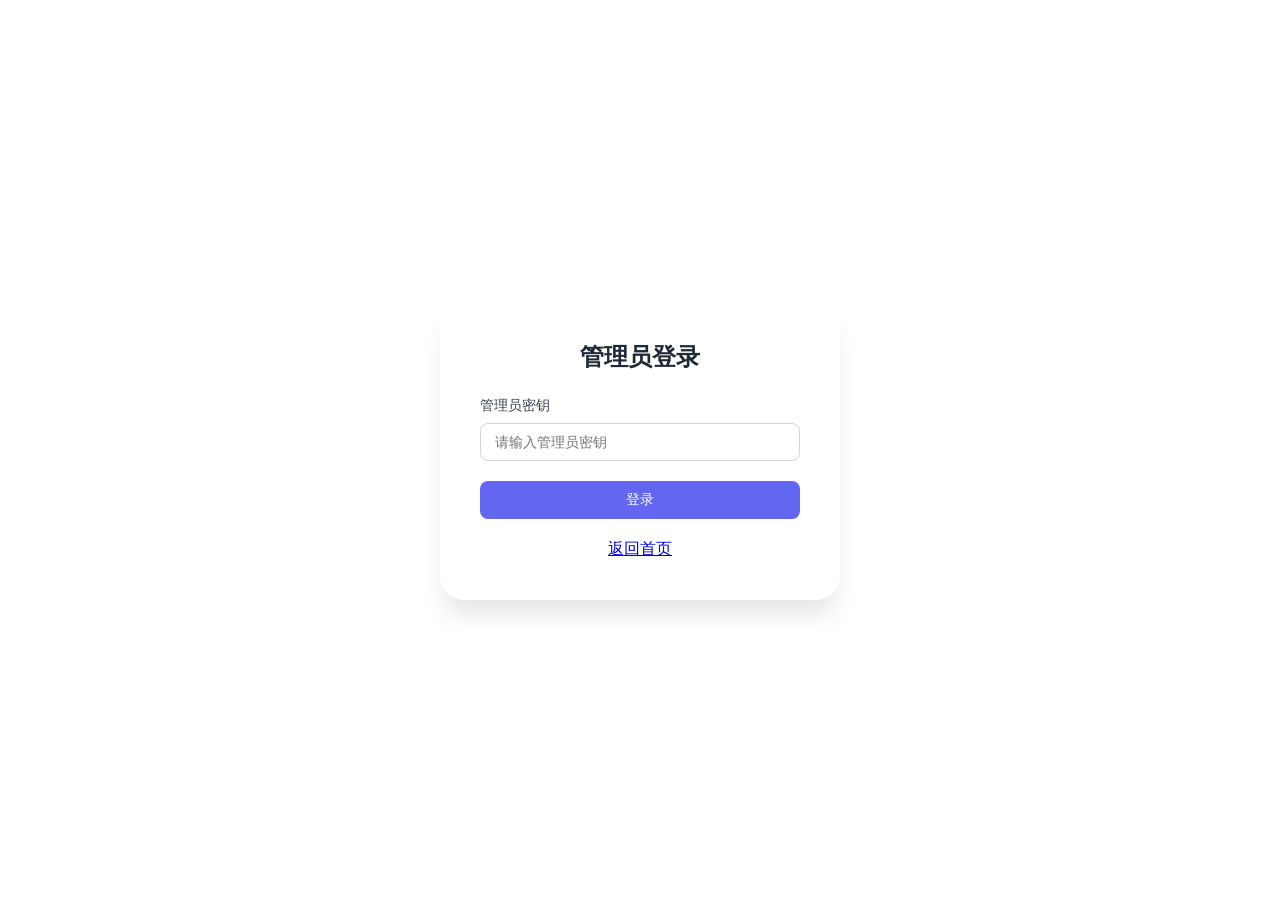
<file: src/main/resources/static/admin-login.html>
<!DOCTYPE html>
<html lang="zh-CN">
<head>
    <meta charset="UTF-8">
    <meta name="viewport" content="width=device-width, initial-scale=1.0">
    <title>管理员登录 - 银幕记忆</title>
    <link rel="stylesheet" href="css/style.css">
    <style>
        .admin-login-page {
            min-height: 100vh;
            display: flex;
            align-items: center;
            justify-content: center;
            padding: 20px;
            background: linear-gradient(135deg, #ffffff 0%, #ffffff 100%);
        }
        .admin-login-card {
            background: var(--white);
            border-radius: var(--radius-xl);
            box-shadow: var(--shadow-xl);
            width: 100%;
            max-width: 400px;
            padding: 40px;
        }
        .admin-icon {
            text-align: center;
            font-size: 48px;
            margin-bottom: 20px;
        }
        .error-message {
            background: #fee2e2;
            color: #991b1b;
            padding: 12px;
            border-radius: var(--radius-md);
            margin-bottom: 20px;
            font-size: 14px;
            display: none;
        }
    </style>
</head>
<body>
<div class="admin-login-page">
    <div class="admin-login-card">

        <h2 style="text-align: center; margin-bottom: 24px;">管理员登录</h2>

        <div id="errorMessage" class="error-message"></div>

        <form id="loginForm">
            <div class="form-group">
                <label class="form-label">管理员密钥</label>
                <input type="password" id="secret" class="form-input" placeholder="请输入管理员密钥" required>
            </div>
            <button type="submit" class="btn btn-primary btn-block">登录</button>
        </form>

        <div style="text-align: center; margin-top: 20px;">
            <a href="index.html">返回首页</a>
        </div>
    </div>
</div>

<script>
    const API_BASE_URL = window.location.origin;

    document.getElementById('loginForm').addEventListener('submit', async (e) => {
        e.preventDefault();
        const secret = document.getElementById('secret').value;
        const errorDiv = document.getElementById('errorMessage');

        if (!secret) {
            errorDiv.textContent = '请输入管理员密钥';
            errorDiv.style.display = 'block';
            return;
        }

        try {
            const response = await fetch(`${API_BASE_URL}/admin/login`, {
                method: 'POST',
                headers: { 'Content-Type': 'application/json' },
                body: JSON.stringify({ secret })
            });
            const result = await response.json();

            if (result.code === 200) {
                window.location.href = 'admin-dashboard.html';
            } else {
                errorDiv.textContent = result.message || '密钥错误';
                errorDiv.style.display = 'block';
            }
        } catch (error) {
            errorDiv.textContent = '网络错误，请稍后重试';
            errorDiv.style.display = 'block';
        }
    });
</script>
</body>
</html>
</file>
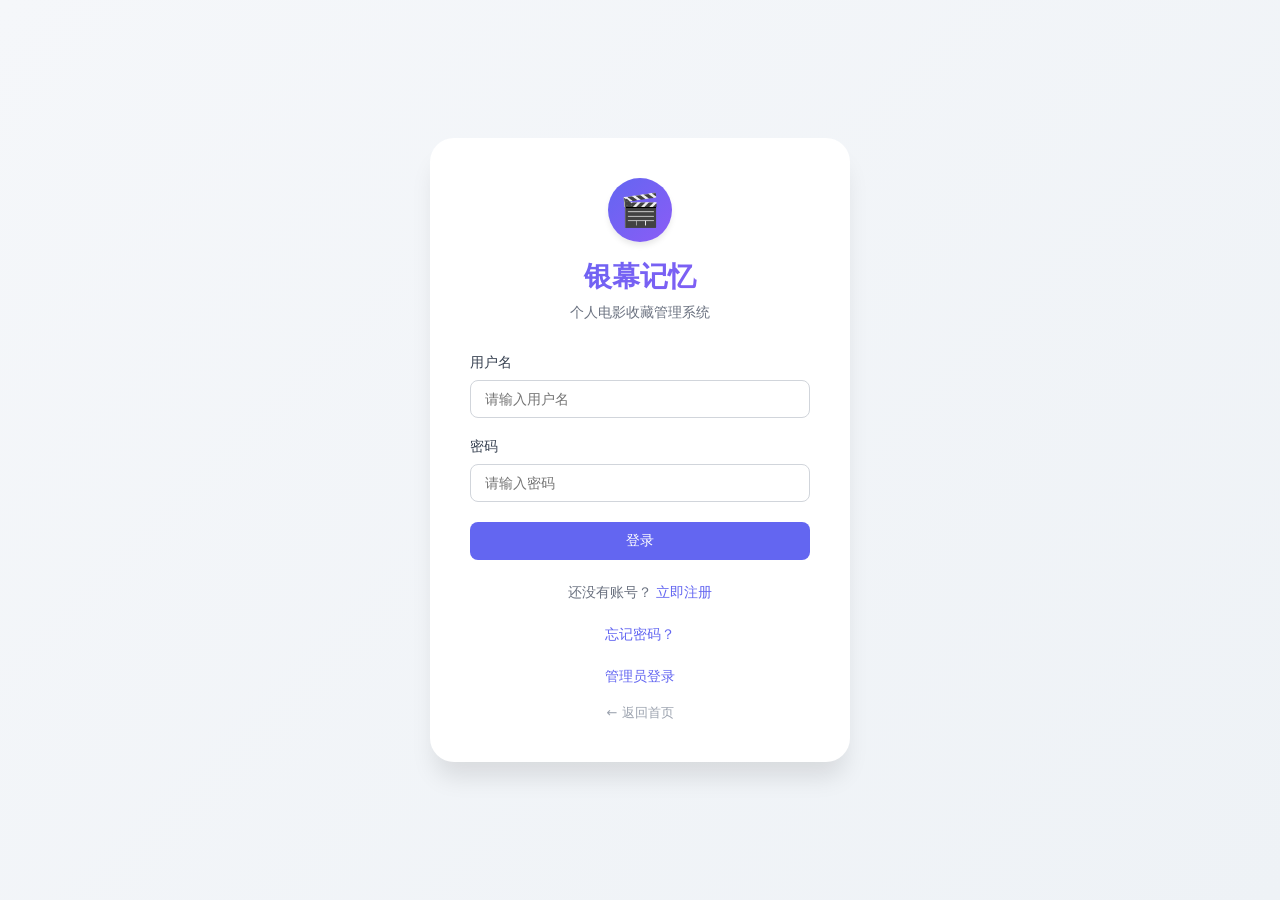
<file: src/main/resources/static/dashboard.html>
<!DOCTYPE html>
<html lang="zh-CN">
<head>
  <meta charset="UTF-8">
  <meta name="viewport" content="width=device-width, initial-scale=1.0, user-scalable=yes">
  <title>我的电影收藏 - 银幕记忆</title>
  <link rel="stylesheet" href="css/style.css">
  <style>
    /* 合并后的专用样式 */
    .dashboard-layout {
      display: flex;
      gap: 24px;
    }

    /* 左侧文件夹侧边栏 */
    .categories-sidebar {
      width: 260px;
      flex-shrink: 0;
      position: sticky;
      top: 80px;
      height: fit-content;
    }

    .categories-header {
      display: flex;
      justify-content: space-between;
      align-items: center;
      margin-bottom: 16px;
    }

    .categories-header h3 {
      font-size: 1rem;
      margin: 0;
    }

    .category-list {
      display: flex;
      flex-direction: column;
      gap: 4px;
    }

    .category-item {
      display: flex;
      align-items: center;
      justify-content: space-between;
      padding: 10px 12px;
      border-radius: var(--radius-md);
      cursor: pointer;
      transition: all 0.2s;
      background: var(--white);
    }

    .category-item:hover {
      background: var(--gray-100);
    }

    .category-item.active {
      background: var(--primary-light);
      color: var(--primary);
      font-weight: 500;
    }

    .category-name {
      display: flex;
      align-items: center;
      gap: 8px;
      flex: 1;
      font-size: 0.9rem;
    }

    .category-count {
      background: var(--gray-200);
      padding: 2px 8px;
      border-radius: 20px;
      font-size: 11px;
      margin-left: 8px;
    }

    .category-actions {
      display: flex;
      gap: 4px;
      opacity: 0;
      transition: opacity 0.2s;
    }

    .category-item:hover .category-actions {
      opacity: 1;
    }

    .category-edit-btn,
    .category-delete-btn {
      background: none;
      border: none;
      cursor: pointer;
      font-size: 12px;
      padding: 4px 6px;
      border-radius: var(--radius-sm);
      transition: all 0.2s;
    }

    .category-edit-btn:hover {
      background: var(--gray-200);
    }

    .category-delete-btn:hover {
      background: #fee2e2;
      color: var(--danger);
    }

    /* 右侧主内容区 */
    .main-content {
      flex: 1;
      min-width: 0;
    }

    /* 批量操作栏 */
    .batch-actions {
      background: var(--white);
      border-radius: var(--radius-lg);
      padding: 12px 20px;
      margin-bottom: 20px;
      display: flex;
      align-items: center;
      justify-content: space-between;
      flex-wrap: wrap;
      gap: 12px;
      box-shadow: var(--shadow-sm);
    }

    .batch-actions-left {
      display: flex;
      align-items: center;
      gap: 16px;
    }

    .select-all-checkbox {
      display: flex;
      align-items: center;
      gap: 8px;
      cursor: pointer;
      font-size: 0.875rem;
    }

    .batch-actions-right {
      display: flex;
      gap: 12px;
    }

    .movie-card {
      position: relative;
      cursor: pointer;
    }

    .movie-card.selected {
      border: 2px solid var(--primary);
      box-shadow: 0 0 0 2px var(--primary-light);
    }

    .movie-checkbox {
      position: absolute;
      top: 12px;
      right: 12px;
      width: 28px;
      height: 28px;
      background: var(--white);
      border-radius: 50%;
      display: flex;
      align-items: center;
      justify-content: center;
      box-shadow: var(--shadow-sm);
      z-index: 10;
    }

    .movie-checkbox input {
      width: 18px;
      height: 18px;
      cursor: pointer;
    }

    /* 移动菜单样式 */
    .move-category-list {
      display: flex;
      flex-direction: column;
      gap: 8px;
    }

    .move-category-item {
      padding: 12px 16px;
      cursor: pointer;
      border-radius: var(--radius-sm);
      transition: background 0.2s;
      display: flex;
      align-items: center;
      gap: 8px;
    }

    .move-category-item:hover {
      background: var(--gray-100);
    }

    /* 添加电影按钮区域 */
    .header-actions {
      display: flex;
      justify-content: space-between;
      align-items: center;
      margin-bottom: 20px;
      flex-wrap: wrap;
      gap: 16px;
    }

    .header-actions h2 {
      margin: 0;
    }

    .header-buttons {
      display: flex;
      gap: 12px;
    }

    /* 响应式 */
    @media (max-width: 768px) {
      .dashboard-layout {
        flex-direction: column;
      }
      .categories-sidebar {
        width: 100%;
        position: static;
      }
      .category-actions {
        opacity: 1;
      }
      .batch-actions {
        flex-direction: column;
        align-items: stretch;
      }
      .batch-actions-right {
        justify-content: flex-end;
      }
      .header-actions {
        flex-direction: column;
        align-items: stretch;
      }
      .header-buttons {
        justify-content: flex-end;
      }
    }
  </style>
</head>
<body>
<!-- 导航栏 -->
<nav class="navbar">
  <div class="navbar-container">
    <div class="logo" onclick="window.location.href='index.html'">🎬 银幕记忆</div>
    <div class="nav-menu">
      <a href="top-rated.html">排行榜</a>
      <a href="index.html">发现电影</a>
      <a href="dashboard.html" class="active">我的收藏</a>
      <a href="my-comments.html">我的评价</a>
      <a href="profile.html">个人资料</a>
    </div>
    <div class="nav-links">
      <div class="user-info">
        <span class="username" id="username"></span>
        <button class="logout-btn" onclick="logout()">退出</button>
      </div>
    </div>
  </div>
</nav>

<div class="container">
  <div class="dashboard-layout">
    <!-- 左侧：文件夹侧边栏 -->
    <div class="categories-sidebar">
      <div class="card" style="padding: 16px;">
        <div class="categories-header">
          <h3>📁 我的文件夹</h3>
          <button class="btn btn-primary btn-sm" id="createCategoryBtn">+ 新建</button>
        </div>
        <div id="categoryList" class="category-list">
          <div style="text-align: center; padding: 20px; color: var(--gray-400);">加载中...</div>
        </div>
      </div>
    </div>

    <!-- 右侧：主要内容区 -->
    <div class="main-content">
      <!-- 头部操作栏 -->
      <div class="header-actions">
        <h2>我的电影收藏</h2>
        <div class="header-buttons">
          <button class="btn btn-secondary" id="batchModeBtn">📌 批量操作</button>
          <button class="btn btn-primary" id="addMovieBtn">+ 添加电影</button>
        </div>
      </div>

      <!-- 批量操作栏（默认隐藏） -->
      <div id="batchActionsBar" class="batch-actions" style="display: none;">
        <div class="batch-actions-left">
          <label class="select-all-checkbox">
            <input type="checkbox" id="selectAllCheckbox"> 全选
          </label>
          <span id="selectedCount" style="color: var(--gray-600);">已选择 0 项</span>
        </div>
        <div class="batch-actions-right">
          <button class="btn btn-secondary btn-sm" id="batchMoveBtn">📁 批量移动</button>
          <button class="btn btn-danger btn-sm" id="batchDeleteBtn">🗑️ 批量删除</button>
          <button class="btn btn-secondary btn-sm" id="exitBatchModeBtn">取消</button>
        </div>
      </div>

      <!-- 筛选区域 -->
      <div class="filter-section">
        <div class="search-bar">
          <input type="text" id="searchKeyword" class="search-input" placeholder="搜索电影名称...">
          <button class="btn btn-primary" id="searchBtn">搜索</button>
        </div>

        <div id="advancedFilters" style="display: none;">
          <div class="advanced-filters">
            <!-- 导演/演员筛选 -->
            <div class="filter-item">
              <label class="form-label">导演/演员</label>
              <input type="text" id="filterDirector" class="form-input" placeholder="输入导演或演员姓名">
            </div>

            <!-- 评分区间 - 更细致的选项 -->
            <div class="filter-item">
              <label class="form-label">评分区间</label>
              <select id="filterRating" class="form-select">
                <option value="">全部</option>
                <option value="5">5星 (神作)</option>
                <option value="4.5">4.5星及以上</option>
                <option value="4">4星及以上 (推荐)</option>
                <option value="3.5">3.5星及以上</option>
                <option value="3">3星及以上 (还行)</option>
                <option value="2">2星及以上 (一般)</option>
                <option value="1">1星及以上 (较差)</option>
              </select>
            </div>

            <!-- 观影状态筛选 - 新增 -->
            <div class="filter-item">
              <label class="form-label">观影状态</label>
              <select id="filterWatchStatus" class="form-select">
                <option value="">全部</option>
                <option value="想看">想看</option>
                <option value="已看">已看</option>
                <option value="不感兴趣">不感兴趣</option>
              </select>
            </div>

            <!-- 年份区间筛选 - 新增 -->
            <div class="filter-item">
              <label class="form-label">年份区间</label>
              <select id="filterYearRange" class="form-select">
                <option value="">全部</option>
                <option value="2020-2026">2020-2026年</option>
                <option value="2010-2019">2010-2019年</option>
                <option value="2000-2009">2000-2009年</option>
                <option value="1990-1999">1990-1999年</option>
                <option value="1980-1989">1980-1989年</option>
                <option value="1970-1979">1970-1979年</option>
                <option value="-1970">1970年以前</option>
              </select>
            </div>

            <!-- 地区 - 扩充选项 -->
            <div class="filter-item">
              <label class="form-label">地区</label>
              <select id="filterRegion" class="form-select">
                <option value="">全部</option>
                <option value="美国">🇺🇸 美国</option>
                <option value="中国">🇨🇳 中国</option>
                <option value="日本">🇯🇵 日本</option>
                <option value="韩国">🇰🇷 韩国</option>
                <option value="英国">🇬🇧 英国</option>
                <option value="法国">🇫🇷 法国</option>
                <option value="德国">🇩🇪 德国</option>
                <option value="意大利">🇮🇹 意大利</option>
                <option value="西班牙">🇪🇸 西班牙</option>
                <option value="印度">🇮🇳 印度</option>
                <option value="俄罗斯">🇷🇺 俄罗斯</option>
                <option value="加拿大">🇨🇦 加拿大</option>
                <option value="澳大利亚">🇦🇺 澳大利亚</option>
                <option value="泰国">🇹🇭 泰国</option>
                <option value="中国香港">🇭🇰 中国香港</option>
                <option value="中国台湾">🇨🇳 中国台湾</option>
              </select>
            </div>

            <!-- 类型 - 扩充选项 -->
            <div class="filter-item">
              <label class="form-label">类型</label>
              <select id="filterGenre" class="form-select">
                <option value="">全部</option>
                <option value="动作">⚔️ 动作</option>
                <option value="喜剧">😄 喜剧</option>
                <option value="爱情">💕 爱情</option>
                <option value="科幻">🚀 科幻</option>
                <option value="悬疑">🔍 悬疑</option>
                <option value="剧情">📖 剧情</option>
                <option value="动画">🎨 动画</option>
                <option value="恐怖">👻 恐怖</option>
                <option value="惊悚">😱 惊悚</option>
                <option value="犯罪">🚔 犯罪</option>
                <option value="冒险">🏔️ 冒险</option>
                <option value="奇幻">✨ 奇幻</option>
                <option value="历史">📜 历史</option>
                <option value="战争">⚔️ 战争</option>
                <option value="西部">🤠 西部</option>
                <option value="音乐">🎵 音乐</option>
                <option value="纪录片">📹 纪录片</option>
                <option value="家庭">👨‍👩‍👧‍👦 家庭</option>
                <option value="同性">🏳️‍🌈 同性</option>
                <option value="歌舞">💃 歌舞</option>
                <option value="传记">📚 传记</option>
                <option value="运动">⚽ 运动</option>
                <option value="黑色电影">🖤 黑色电影</option>
              </select>
            </div>

            <!-- 排序方式 - 新增 -->
            <div class="filter-item">
              <label class="form-label">排序方式</label>
              <select id="filterSortBy" class="form-select">
                <option value="create_time_desc">最新添加</option>
                <option value="create_time_asc">最早添加</option>
                <option value="personal_rating_desc">评分最高</option>
                <option value="personal_rating_asc">评分最低</option>
                <option value="year_desc">年份最新</option>
                <option value="year_asc">年份最老</option>
                <option value="movie_name_asc">名称 A-Z</option>
                <option value="movie_name_desc">名称 Z-A</option>
              </select>
            </div>
          </div>
        </div>

        <div class="filter-actions">
          <button class="btn btn-secondary" id="toggleFiltersBtn">高级筛选</button>
          <button class="btn btn-secondary" id="resetFiltersBtn">重置</button>
          <button class="btn btn-primary" id="applyFiltersBtn">查询</button>
        </div>
      </div>

      <!-- 电影网格 -->
      <div id="moviesGrid" class="movies-grid"></div>

      <!-- 分页 -->
      <div id="pagination" class="pagination"></div>
    </div>
  </div>
</div>

<!-- 添加/编辑电影模态框 -->
<!-- 编辑电影模态框（修改版：电影信息只读，只允许编辑个人内容） -->
<div id="movieModal" class="modal">
  <div class="modal-content">
    <div class="modal-header">
      <h3 class="modal-title" id="modalTitle">编辑电影</h3>
      <button class="modal-close" id="closeModalBtn">&times;</button>
    </div>
    <div class="modal-body">
      <form id="movieForm">
        <input type="hidden" id="editCollectionId">

        <!-- 电影基本信息区域（只读显示） -->
        <div class="movie-info-display" style="background: var(--gray-100); border-radius: var(--radius-md); padding: 16px; margin-bottom: 20px;">
          <div style="display: flex; gap: 16px; flex-wrap: wrap;">
            <!-- 海报缩略图 -->
            <img id="displayPoster" src="" alt="电影海报" style="width: 80px; height: 120px; object-fit: cover; border-radius: var(--radius-sm);">
            <div style="flex: 1;">
              <h4 id="displayMovieName" style="margin: 0 0 8px 0; color: var(--primary);"></h4>
              <p style="margin: 4px 0; font-size: 0.875rem;"><strong>导演：</strong><span id="displayDirector"></span></p>
              <p style="margin: 4px 0; font-size: 0.875rem;"><strong>年份：</strong><span id="displayYear"></span></p>
              <p style="margin: 4px 0; font-size: 0.875rem;"><strong>地区：</strong><span id="displayRegion"></span></p>
              <p style="margin: 4px 0; font-size: 0.875rem;"><strong>类型：</strong><span id="displayGenre"></span></p>
            </div>
          </div>
        </div>

        <!-- 用户可编辑的个人信息区域 -->
        <div class="user-edit-area">
          <h4 style="margin-bottom: 16px; font-size: 1rem;">我的记录</h4>

          <div class="form-group">
            <label class="form-label">我的评分</label>
            <div id="ratingStars"></div>
            <input type="hidden" id="personalRating" value="0">
          </div>

          <div class="form-group">
            <label class="form-label">观影状态</label>
            <select id="watchStatus" class="form-select">
              <option value="想看">想看</option>
              <option value="已看">已看</option>
              <option value="不感兴趣">不感兴趣</option>
            </select>
          </div>

          <div class="form-group">
            <label class="form-label">私人笔记 <span style="font-size: 0.75rem; color: var(--gray-500);">（仅自己可见）</span></label>
            <textarea id="privateReview" class="form-textarea" placeholder="写下你的私人观影感受..." rows="4"></textarea>
          </div>
          <div id="tmdbResults" style="max-height: 300px; overflow-y: auto;"></div>
        </div>

        <div class="form-group">
          <label class="form-label">所属文件夹</label>
          <select id="categoryId" class="form-select">
            <option value="">默认收藏</option>
          </select>
        </div>

        <div class="form-group">
          <label class="form-label">个人评分</label>
          <div id="ratingStars"></div>
          <input type="hidden" id="personalRating" value="0">
        </div>

        <div class="form-group">
          <label class="form-label">观影状态</label>
          <select id="watchStatus" class="form-select">
            <option value="想看">想看</option>
            <option value="已看">已看</option>
            <option value="不感兴趣">不感兴趣</option>
          </select>
        </div>

        <div class="form-group">
          <label class="form-label">私人影评</label>
          <textarea id="privateReview" class="form-textarea" placeholder="写下你的私人观影感受（仅自己可见）"></textarea>
        </div>
      </form>
    </div>
    <div class="modal-footer">
      <button class="btn btn-secondary" id="cancelModalBtn">取消</button>
      <button class="btn btn-primary" id="saveMovieBtn">保存修改</button>
    </div>
  </div>
</div>

<!-- 删除确认模态框 -->
<div id="deleteModal" class="modal">
  <div class="modal-content" style="max-width: 400px;">
    <div class="modal-header">
      <h3 class="modal-title">确认删除</h3>
      <button class="modal-close" id="closeDeleteModalBtn">&times;</button>
    </div>
    <div class="modal-body">
      <p>确定要删除该电影收藏吗？此操作不可恢复。</p>
    </div>
    <div class="modal-footer">
      <button class="btn btn-secondary" id="cancelDeleteBtn">取消</button>
      <button class="btn btn-danger" id="confirmDeleteBtn">确认删除</button>
    </div>
  </div>
</div>

<!-- 移动电影模态框 -->
<div id="moveModal" class="modal">
  <div class="modal-content" style="max-width: 350px;">
    <div class="modal-header">
      <h3 class="modal-title">移动到文件夹</h3>
      <button class="modal-close" id="closeMoveModalBtn">&times;</button>
    </div>
    <div class="modal-body" id="moveCategoryList"></div>
  </div>
</div>

<!-- 编辑文件夹模态框 -->
<div id="editCategoryModal" class="modal">
  <div class="modal-content" style="max-width: 350px;">
    <div class="modal-header">
      <h3 class="modal-title">编辑文件夹</h3>
      <button class="modal-close" id="closeEditCategoryModalBtn">&times;</button>
    </div>
    <div class="modal-body">
      <div class="form-group">
        <label class="form-label">文件夹名称</label>
        <input type="text" id="editCategoryName" class="form-input" placeholder="请输入文件夹名称">
      </div>
    </div>
    <div class="modal-footer">
      <button class="btn btn-secondary" id="cancelEditCategoryBtn">取消</button>
      <button class="btn btn-primary" id="confirmEditCategoryBtn">保存</button>
    </div>
  </div>
</div>

<script src="js/api.js"></script>
<script src="js/common.js"></script>
<script>
  // ========== 全局变量 ==========
  let currentMovies = [];
  let currentPage = 1;
  let pageSize = 12;
  let deleteTargetId = null;
  let currentRating = 0;
  let filtersVisible = false;
  let allMovies = [];

  // 文件夹相关
  let currentCategoryId = null;
  let categories = [];
  let selectedCollectionIds = new Set();
  let batchMode = false;
  let pendingMoveCollectionIds = [];
  let editingCategoryId = null;

  // ========== 初始化 ==========
  document.addEventListener('DOMContentLoaded', async () => {
    const user = getCurrentUser();
    if (!user) {
      sessionStorage.setItem('redirectAfterLogin', window.location.href);
      window.location.href = 'login.html';
      return;
    }
    document.getElementById('username').textContent = user.username || '用户';

    initRatingStars();
    await loadCategories();
    await loadMovies();
    bindEvents();
  });

  // ========== 评分星星组件 ==========
  function initRatingStars() {
    const container = document.getElementById('ratingStars');
    if (!container) return;
    container.innerHTML = '';
    currentRating = 0;

    for (let i = 1; i <= 5; i++) {
      const star = document.createElement('span');
      star.className = 'star';
      star.setAttribute('data-value', i);
      star.innerHTML = '★';
      star.style.fontSize = '32px';
      star.style.cursor = 'pointer';
      star.style.display = 'inline-block';
      star.style.position = 'relative';

      updateStarDisplay(star, i, currentRating);

      star.onclick = (function(starValue) {
        return function(e) {
          const rect = this.getBoundingClientRect();
          const mouseX = e.clientX - rect.left;
          const starWidth = rect.width;
          const isHalf = mouseX < starWidth / 2;
          let newRating = starValue;
          if (isHalf) {
            newRating = starValue - 0.5;
            if (newRating < 0) newRating = 0;
          }
          setRating(newRating);
        };
      })(i);

      star.onmousemove = (function(starValue) {
        return function(e) {
          const rect = this.getBoundingClientRect();
          const mouseX = e.clientX - rect.left;
          const starWidth = rect.width;
          const isHalf = mouseX < starWidth / 2;
          const previewValue = isHalf ? starValue - 0.5 : starValue;
          previewRating(previewValue);
        };
      })(i);

      star.onmouseleave = () => resetStarsDisplay();
      container.appendChild(star);
    }

    if (!document.getElementById('ratingValueDisplay')) {
      const ratingDisplay = document.createElement('div');
      ratingDisplay.id = 'ratingValueDisplay';
      ratingDisplay.className = 'rating-value-display';
      ratingDisplay.innerHTML = '当前评分：<span id="currentRatingDisplay">0</span> 分';
      container.parentNode.appendChild(ratingDisplay);
    }
  }

  function updateStarDisplay(star, starValue, rating) {
    star.classList.remove('half-star');
    star.style.color = '';
    if (rating >= starValue) {
      star.style.color = '#fbbf24';
    } else if (rating >= starValue - 0.5) {
      star.classList.add('half-star');
      star.style.color = '#d1d5db';
    } else {
      star.style.color = '#d1d5db';
    }
  }

  function previewRating(previewValue) {
    const allStars = document.querySelectorAll('#ratingStars .star');
    allStars.forEach((star, index) => {
      const starValue = index + 1;
      star.classList.remove('half-star');
      if (previewValue >= starValue) {
        star.style.color = '#fbbf24';
      } else if (previewValue >= starValue - 0.5) {
        star.classList.add('half-star');
        star.style.color = '#d1d5db';
      } else {
        star.style.color = '#d1d5db';
      }
    });
    const ratingDisplay = document.getElementById('currentRatingDisplay');
    if (ratingDisplay) {
      ratingDisplay.textContent = previewValue.toFixed(1);
      ratingDisplay.style.color = '#f59e0b';
    }
  }

  function resetStarsDisplay() {
    const allStars = document.querySelectorAll('#ratingStars .star');
    allStars.forEach((star, index) => {
      const starValue = index + 1;
      updateStarDisplay(star, starValue, currentRating);
    });
    const ratingDisplay = document.getElementById('currentRatingDisplay');
    if (ratingDisplay) {
      ratingDisplay.textContent = currentRating.toFixed(1);
      ratingDisplay.style.color = '';
    }
  }

  function setRating(value) {
    currentRating = value;
    document.getElementById('personalRating').value = value;
    const allStars = document.querySelectorAll('#ratingStars .star');
    allStars.forEach((star, index) => {
      const starValue = index + 1;
      updateStarDisplay(star, starValue, currentRating);
    });
    const ratingDisplay = document.getElementById('currentRatingDisplay');
    if (ratingDisplay) {
      ratingDisplay.textContent = currentRating.toFixed(1);
    }
  }

  function updateRatingStarsDisplay() {
    const allStars = document.querySelectorAll('#ratingStars .star');
    allStars.forEach((star, index) => {
      const starValue = index + 1;
      updateStarDisplay(star, starValue, currentRating);
    });
    const ratingDisplay = document.getElementById('currentRatingDisplay');
    if (ratingDisplay) {
      ratingDisplay.textContent = currentRating.toFixed(1);
    }
    document.getElementById('personalRating').value = currentRating;
  }

  // ========== 文件夹管理 ==========
  async function loadCategories() {
    try {
      const result = await movieAPI.getCategories();
      if (result.code === 200) {
        categories = result.data || [];
        renderCategoryList();
      }
    } catch (error) {
      console.error('加载文件夹失败:', error);
    }
  }

  async function loadCategoryOptions() {
    try {
      const result = await movieAPI.getCategories();
      if (result.code === 200 && result.data) {
        const select = document.getElementById('categoryId');
        const currentValue = select.value;
        select.innerHTML = '<option value="">默认收藏</option>';
        result.data.forEach(cat => {
          select.innerHTML += `<option value="${cat.categoryId}">${escapeHtml(cat.categoryName)}</option>`;
        });
        select.value = currentValue;
      }
    } catch (error) {
      console.error('加载文件夹选项失败:', error);
    }
  }

  function renderCategoryList() {
    const container = document.getElementById('categoryList');
    if (!container) return;

    // 使用 allMovies 统计全部电影数量，而不是 currentMovies
    const totalMovieCount = allMovies.length;

    let html = `
      <div class="category-item ${currentCategoryId === null ? 'active' : ''}" data-category-id="">
        <div class="category-name">
          <span>📚</span>
          <span>全部电影</span>
          <span class="category-count">${totalMovieCount}</span>
        </div>
      </div>
    `;

    categories.forEach(cat => {
      // 使用 allMovies 统计每个文件夹的电影数量
      const count = allMovies.filter(m => m.categoryId === cat.categoryId).length;
      html += `
        <div class="category-item ${currentCategoryId === cat.categoryId ? 'active' : ''}" data-category-id="${cat.categoryId}">
          <div class="category-name">
            <span>📁</span>
            <span>${escapeHtml(cat.categoryName)}</span>
            <span class="category-count">${count}</span>
          </div>
          <div class="category-actions">
            <button class="category-edit-btn" data-id="${cat.categoryId}" data-name="${escapeHtml(cat.categoryName)}">✏️</button>
            <button class="category-delete-btn" data-id="${cat.categoryId}">🗑️</button>
          </div>
        </div>
      `;
    });

    container.innerHTML = html;

    // 绑定文件夹点击事件
    document.querySelectorAll('.category-item[data-category-id]').forEach(item => {
      item.addEventListener('click', async (e) => {
        if (e.target.classList.contains('category-edit-btn') ||
                e.target.classList.contains('category-delete-btn')) return;

        const categoryId = item.dataset.categoryId;
        const newCategoryId = categoryId ? parseInt(categoryId) : null;

        if (currentCategoryId !== newCategoryId) {
          currentCategoryId = newCategoryId;
          currentPage = 1;
          exitBatchMode();
          await loadMoviesByCategory();
        }
      });
    });

    // 绑定编辑按钮
    document.querySelectorAll('.category-edit-btn').forEach(btn => {
      btn.addEventListener('click', (e) => {
        e.stopPropagation();
        const id = parseInt(btn.dataset.id);
        const name = btn.dataset.name;
        openEditCategoryDialog(id, name);
      });
    });

    // 绑定删除按钮
    document.querySelectorAll('.category-delete-btn').forEach(btn => {
      btn.addEventListener('click', (e) => {
        e.stopPropagation();
        const id = parseInt(btn.dataset.id);
        deleteCategory(id);
      });
    });
  }

  async function loadMoviesByCategory() {
    if (currentCategoryId === null) {
      // 全部电影：使用已加载的 allMovies
      currentMovies = allMovies;
      currentPage = 1;
      renderMovies();
      renderCategoryList();  // 重新渲染（数量统计仍用 allMovies）
    } else {
      try {
        const result = await movieAPI.getMoviesByCategory(currentCategoryId);
        console.log('按文件夹查询响应:', result);

        let movies = [];
        if (result.code === 200 && result.data) {
          movies = Array.isArray(result.data) ? result.data : [];
        } else if (result.data && Array.isArray(result.data)) {
          movies = result.data;
        } else if (Array.isArray(result)) {
          movies = result;
        }

        currentMovies = movies;
        currentPage = 1;
        renderMovies();
        renderCategoryList();  // 重新渲染（数量统计仍用 allMovies）
      } catch (error) {
        console.error('加载失败:', error);
        showToast('加载失败', 'error');
        currentMovies = [];
        renderMovies();
      }
    }
  }

  async function createCategory() {
    const name = prompt('请输入文件夹名称：');
    if (!name || !name.trim()) return;

    try {
      const result = await movieAPI.createCategory(name.trim());
      if (result.code === 200) {
        showToast('创建成功', 'success');
        await loadCategories();
      } else {
        showToast(result.message, 'error');
      }
    } catch (error) {
      showToast('创建失败', 'error');
    }
  }

  function openEditCategoryDialog(categoryId, currentName) {
    editingCategoryId = categoryId;
    document.getElementById('editCategoryName').value = currentName;
    document.getElementById('editCategoryModal').classList.add('show');
  }

  async function updateCategory() {
    const newName = document.getElementById('editCategoryName').value.trim();
    if (!newName) {
      showToast('请输入文件夹名称', 'error');
      return;
    }

    try {
      const result = await movieAPI.updateCategory(editingCategoryId, newName);
      if (result.code === 200) {
        showToast('修改成功', 'success');
        closeEditCategoryModal();
        await loadCategories();
        await loadMoviesByCategory();
      } else {
        showToast(result.message, 'error');
      }
    } catch (error) {
      showToast('修改失败', 'error');
    }
  }

  function closeEditCategoryModal() {
    editingCategoryId = null;
    document.getElementById('editCategoryModal').classList.remove('show');
    document.getElementById('editCategoryName').value = '';
  }

  async function deleteCategory(categoryId) {
    if (!confirm('确定要删除该文件夹吗？文件夹中的电影不会丢失，会移到"全部电影"中。')) return;

    try {
      const result = await movieAPI.deleteCategory(categoryId);
      if (result.code === 200) {
        showToast('删除成功', 'success');
        if (currentCategoryId === categoryId) {
          currentCategoryId = null;
        }
        await loadCategories();
        await loadMoviesByCategory();
      } else {
        showToast(result.message, 'error');
      }
    } catch (error) {
      showToast('删除失败', 'error');
    }
  }

  async function forceRefresh() {
    // 重新加载全部电影（更新 allMovies）
    const result = await movieAPI.getAllMovies();
    if (result.code === 200) {
      allMovies = result.data || [];
      // 重新加载分类列表
      await loadCategories();
      // 重新加载当前视图
      await loadMoviesByCategory();
    }
  }

  async function moveToCategory(collectionId, targetCategoryId) {
    try {
      const result = await movieAPI.moveToCategory(collectionId, targetCategoryId);
      if (result.code === 200) {
        showToast('移动成功', 'success');
        await forceRefresh();  // 使用 forceRefresh 而不是单独的刷新
      } else {
        showToast(result.message || '移动失败', 'error');
      }
    } catch (error) {
      console.error('移动失败:', error);
      showToast('移动失败', 'error');
    }
  }

  async function batchMoveToCategory(targetCategoryId) {
    if (pendingMoveCollectionIds.length === 0) return;

    showToast('正在移动...', 'info');

    try {
      const result = await movieAPI.batchMoveToCategory(pendingMoveCollectionIds, targetCategoryId);
      const isSuccess = result.code === 200 || result.code === 2000 || result.success === true;

      if (isSuccess) {
        showToast(`成功移动 ${pendingMoveCollectionIds.length} 部电影`, 'success');
        exitBatchMode();
        await forceRefresh();  // 使用 forceRefresh
      } else {
        showToast(result.message || '移动失败', 'error');
      }
    } catch (error) {
      console.error('批量移动失败:', error);
      showToast('移动失败，请检查网络', 'error');
    }
  }

  async function batchDeleteMovies() {
    if (selectedCollectionIds.size === 0) return;
    if (!confirm(`确定要删除 ${selectedCollectionIds.size} 部电影吗？此操作不可恢复。`)) return;

    let successCount = 0;
    let failCount = 0;

    for (const collectionId of selectedCollectionIds) {
      try {
        const result = await movieAPI.deleteMovie(collectionId);
        if (result.code === 200) {
          successCount++;
        } else {
          failCount++;
        }
      } catch (error) {
        failCount++;
      }
    }

    showToast(`删除完成：成功 ${successCount} 项，失败 ${failCount} 项`, successCount > 0 ? 'success' : 'error');
    exitBatchMode();
    await loadMoviesByCategory();
    await loadCategories();
  }

  // ========== 电影列表加载 ==========
  async function loadMovies() {
    try {
      const result = await movieAPI.getAllMovies();
      if (result.code === 200) {
        allMovies = result.data || [];           // 保存全部电影
        if (currentCategoryId === null) {
          currentMovies = allMovies;            // 只有在"全部"视图时才同步
        }
        currentPage = 1;
        renderMovies();
        renderCategoryList();                     // 重新渲染文件夹列表（使用 allMovies 统计）
      } else {
        showToast(result.message || '加载失败', 'error');
      }
    } catch (error) {
      console.error('加载电影失败:', error);
      showToast('加载电影列表失败', 'error');
    }
  }

  function renderMovies() {
    const start = (currentPage - 1) * pageSize;
    const end = start + pageSize;
    const pageMovies = currentMovies.slice(start, end);
    const grid = document.getElementById('moviesGrid');

    if (pageMovies.length === 0) {
      grid.innerHTML = `
        <div class="empty-state" style="grid-column: 1/-1;">
          <div class="empty-state-icon">🎬</div>
          <p class="empty-state-text">暂无收藏，去<a href="index.html">发现电影</a>添加吧</p>
        </div>
      `;
      document.getElementById('pagination').innerHTML = '';
      return;
    }

    grid.innerHTML = pageMovies.map(movie => `
      <div class="card movie-card" data-movieid="${movie.movieId}" data-collection-id="${movie.collectionId}">
        ${batchMode ? `<div class="movie-checkbox"><input type="checkbox" class="movie-select" data-id="${movie.collectionId}"></div>` : ''}
        <img src="${movie.posterUrl || 'https://via.placeholder.com/300x400?text=No+Poster'}"
             class="movie-poster"
             alt="${escapeHtml(movie.movieName)}"
             onerror="this.src='https://via.placeholder.com/300x400?text=No+Poster'">
        <div class="movie-info">
          <h3 class="movie-title">${escapeHtml(movie.movieName)}</h3>
          <p class="movie-director"><strong>导演：</strong>${escapeHtml(movie.director || '未知')}</p>
          <p class="movie-year"><strong>年份：</strong>${movie.year || '未知'}</p>
          <p class="movie-genre"><strong>类型：</strong>${escapeHtml(movie.genre || '未知')}</p>
          <p class="movie-region"><strong>地区：</strong>${escapeHtml(movie.region || '未知')}</p>
          <div style="display: flex; justify-content: space-between; align-items: center; margin-top: 8px;">
            <div><strong>我的评分：</strong>${renderStars(movie.personalRating || 0, 'small')}</div>
            <span class="watch-status ${movie.watchStatus}">${movie.watchStatus}</span>
          </div>
          <div style="display: flex; gap: 8px; margin-top: 12px;">
            <button class="btn btn-secondary btn-sm edit-movie" data-id="${movie.collectionId}">编辑</button>
            <button class="btn btn-secondary btn-sm move-movie" data-id="${movie.collectionId}">移动到</button>
            <button class="btn btn-danger btn-sm delete-movie" data-id="${movie.collectionId}">删除</button>
          </div>
        </div>
      </div>
    `).join('');

    // 绑定卡片点击事件（跳转详情页）
    document.querySelectorAll('.movie-card').forEach(card => {
      const movieId = card.dataset.movieid;
      card.addEventListener('click', (e) => {
        if (batchMode) return;
        if (e.target.classList.contains('edit-movie') ||
                e.target.classList.contains('delete-movie') ||
                e.target.classList.contains('move-movie') ||
                e.target.tagName === 'BUTTON' ||
                e.target.classList.contains('movie-select') ||
                e.target.type === 'checkbox') return;
        window.location.href = `movie-detail.html?id=${movieId}`;
      });
    });

    // 绑定编辑按钮
    document.querySelectorAll('.edit-movie').forEach(btn => {
      btn.onclick = (e) => {
        e.stopPropagation();
        openEditMovieModal(parseInt(btn.dataset.id));
      };
    });

    // 绑定删除按钮
    document.querySelectorAll('.delete-movie').forEach(btn => {
      btn.onclick = (e) => {
        e.stopPropagation();
        openDeleteModal(parseInt(btn.dataset.id));
      };
    });

    // 绑定移动按钮
    document.querySelectorAll('.move-movie').forEach(btn => {
      btn.onclick = (e) => {
        e.stopPropagation();
        openMoveModal([parseInt(btn.dataset.id)]);
      };
    });

    // 批量选择复选框
    if (batchMode) {
      document.querySelectorAll('.movie-select').forEach(cb => {
        cb.checked = selectedCollectionIds.has(parseInt(cb.dataset.id));
        cb.onclick = (e) => {
          e.stopPropagation();
          const id = parseInt(cb.dataset.id);
          if (cb.checked) {
            selectedCollectionIds.add(id);
          } else {
            selectedCollectionIds.delete(id);
          }
          updateBatchSelectionUI();
        };
      });
    }

    renderPagination();
  }

  function renderPagination() {
    const totalPages = Math.ceil(currentMovies.length / pageSize);
    if (totalPages <= 1) {
      document.getElementById('pagination').innerHTML = '';
      return;
    }
    let html = '';
    for (let i = 1; i <= totalPages; i++) {
      html += `<button class="page-btn ${i === currentPage ? 'active' : ''}" data-page="${i}">${i}</button>`;
    }
    document.getElementById('pagination').innerHTML = html;
    document.querySelectorAll('.page-btn').forEach(btn => {
      btn.onclick = () => {
        currentPage = parseInt(btn.dataset.page);
        renderMovies();
      };
    });
  }

  // ========== 批量操作 ==========
  function enterBatchMode() {
    batchMode = true;
    selectedCollectionIds.clear();
    document.getElementById('batchActionsBar').style.display = 'flex';
    document.getElementById('batchModeBtn').style.display = 'none';
    renderMovies();
  }

  function exitBatchMode() {
    batchMode = false;
    selectedCollectionIds.clear();
    document.getElementById('batchActionsBar').style.display = 'none';
    document.getElementById('batchModeBtn').style.display = 'inline-flex';
    renderMovies();
  }

  function updateBatchSelectionUI() {
    document.getElementById('selectedCount').textContent = `已选择 ${selectedCollectionIds.size} 项`;
    document.getElementById('selectAllCheckbox').checked = selectedCollectionIds.size === currentMovies.length;
    document.querySelectorAll('.movie-card').forEach(card => {
      const collectionId = parseInt(card.dataset.collectionId);
      if (selectedCollectionIds.has(collectionId)) {
        card.classList.add('selected');
      } else {
        card.classList.remove('selected');
      }
    });
  }

  function selectAll() {
    if (document.getElementById('selectAllCheckbox').checked) {
      currentMovies.forEach(m => selectedCollectionIds.add(m.collectionId));
    } else {
      selectedCollectionIds.clear();
    }
    updateBatchSelectionUI();
    renderMovies();
  }

  function openMoveModal(collectionIds) {
    pendingMoveCollectionIds = collectionIds;
    const container = document.getElementById('moveCategoryList');
    container.innerHTML = '<div style="text-align: center; padding: 20px;">加载中...</div>';
    document.getElementById('moveModal').classList.add('show');

    movieAPI.getCategories().then(result => {
      if (result.code === 200) {
        let html = '<div class="move-category-list">';
        html += `<div class="move-category-item" data-id="">📚 全部电影</div>`;
        result.data.forEach(cat => {
          html += `<div class="move-category-item" data-id="${cat.categoryId}">📁 ${escapeHtml(cat.categoryName)}</div>`;
        });
        html += '</div>';
        container.innerHTML = html;

        container.querySelectorAll('.move-category-item').forEach(item => {
          item.addEventListener('click', async () => {
            const targetId = item.dataset.id ? parseInt(item.dataset.id) : null;
            if (pendingMoveCollectionIds.length === 1) {
              await moveToCategory(pendingMoveCollectionIds[0], targetId);
            } else {
              await batchMoveToCategory(targetId);
            }
            closeMoveModal();
          });
        });
      }
    });
  }

  function closeMoveModal() {
    pendingMoveCollectionIds = [];
    document.getElementById('moveModal').classList.remove('show');
  }

  // ========== 搜索和筛选 ==========
  async function searchMovies() {
    const keyword = document.getElementById('searchKeyword').value;
    if (!keyword) {
      await loadMoviesByCategory();
      return;
    }
    try {
      const result = await movieAPI.searchMovies({ keyword });
      if (result.code === 200) {
        currentMovies = result.data || [];
        currentPage = 1;
        renderMovies();
      } else {
        showToast(result.message, 'error');
      }
    } catch (error) {
      showToast('搜索失败', 'error');
    }
  }

  async function applyFilters() {
    const params = {
      director: document.getElementById('filterDirector')?.value || '',
      minRating: document.getElementById('filterRating')?.value || '',
      region: document.getElementById('filterRegion')?.value || '',
      genre: document.getElementById('filterGenre')?.value || '',
      categoryId: currentCategoryId,
      // 新增参数
      watchStatus: document.getElementById('filterWatchStatus')?.value || '',
      yearRange: document.getElementById('filterYearRange')?.value || '',
      sortBy: document.getElementById('filterSortBy')?.value || ''
    };

    // 过滤空值
    Object.keys(params).forEach(key => {
      if (!params[key] || params[key] === '全部' || params[key] === '') {
        delete params[key];
      }
    });

    // 如果有年份区间参数，转换为年份范围
    if (params.yearRange) {
      const [startYear, endYear] = params.yearRange.split('-');
      if (startYear && endYear) {
        params.minYear = parseInt(startYear);
        params.maxYear = parseInt(endYear);
      } else if (params.yearRange === '-1970') {
        params.maxYear = 1969;
      }
      delete params.yearRange;
    }

    // 如果有排序参数
    if (params.sortBy) {
      // 排序参数需要后端支持，或者前端排序
      // 这里先传给后端，如果后端不支持，可以在前端排序
      // delete params.sortBy; // 如果后端不支持，取消注释
    }

    console.log('筛选参数:', params);

    try {
      const result = await movieAPI.searchMovies(params);
      if (result.code === 200) {
        currentMovies = result.data || [];

        // 如果后端不支持排序，前端进行排序
        if (params.sortBy && currentMovies.length > 0) {
          currentMovies = sortMoviesFrontend(currentMovies, params.sortBy);
        }

        currentPage = 1;
        renderMovies();
      } else {
        showToast(result.message, 'error');
      }
    } catch (error) {
      console.error('筛选失败:', error);
      showToast('筛选失败', 'error');
    }
  }

  // 前端排序函数（如果后端不支持排序）
  function sortMoviesFrontend(movies, sortBy) {
    const sorted = [...movies];
    switch(sortBy) {
      case 'create_time_desc':
        sorted.sort((a, b) => new Date(b.createTime) - new Date(a.createTime));
        break;
      case 'create_time_asc':
        sorted.sort((a, b) => new Date(a.createTime) - new Date(b.createTime));
        break;
      case 'personal_rating_desc':
        sorted.sort((a, b) => (b.personalRating || 0) - (a.personalRating || 0));
        break;
      case 'personal_rating_asc':
        sorted.sort((a, b) => (a.personalRating || 0) - (b.personalRating || 0));
        break;
      case 'year_desc':
        sorted.sort((a, b) => (b.year || 0) - (a.year || 0));
        break;
      case 'year_asc':
        sorted.sort((a, b) => (a.year || 0) - (b.year || 0));
        break;
      case 'movie_name_asc':
        sorted.sort((a, b) => (a.movieName || '').localeCompare(b.movieName || ''));
        break;
      case 'movie_name_desc':
        sorted.sort((a, b) => (b.movieName || '').localeCompare(a.movieName || ''));
        break;
      default:
        break;
    }
    return sorted;
  }

  function resetFilters() {
    document.getElementById('searchKeyword').value = '';
    document.getElementById('filterDirector').value = '';
    document.getElementById('filterRating').value = '';
    document.getElementById('filterRegion').value = '';
    document.getElementById('filterGenre').value = '';
    document.getElementById('filterWatchStatus').value = '';
    document.getElementById('filterYearRange').value = '';
    document.getElementById('filterSortBy').value = '';
    loadMovies();
  }

  function toggleAdvancedFilters() {
    filtersVisible = !filtersVisible;
    document.getElementById('advancedFilters').style.display = filtersVisible ? 'block' : 'none';
    document.getElementById('toggleFiltersBtn').textContent = filtersVisible ? '收起筛选' : '高级筛选';
  }

  // ========== 模态框操作 ==========
  function openAddMovieModal() {
    document.getElementById('modalTitle').textContent = '添加电影';
    document.getElementById('movieForm').reset();
    document.getElementById('editCollectionId').value = '';
    currentRating = 0;
    updateRatingStarsDisplay();
    loadCategoryOptions();
    document.getElementById('movieModal').classList.add('show');
  }

  function openEditMovieModal(collectionId) {
    const movie = currentMovies.find(m => m.collectionId === collectionId);
    if (!movie) return;

    // 设置模态框标题
    document.getElementById('modalTitle').textContent = '编辑电影记录';

    // 存储当前编辑的收藏ID
    document.getElementById('editCollectionId').value = movie.collectionId;

    // ========== 显示电影基本信息（只读） ==========
    // 海报
    const displayPoster = document.getElementById('displayPoster');
    displayPoster.src = movie.posterUrl || 'https://via.placeholder.com/80x120?text=No+Poster';
    displayPoster.onerror = function() {
      this.src = 'https://via.placeholder.com/80x120?text=No+Poster';
    };

    // 电影名称
    document.getElementById('displayMovieName').textContent = movie.movieName || '未知';

    // 导演
    document.getElementById('displayDirector').textContent = movie.director || '未知';

    // 年份
    document.getElementById('displayYear').textContent = movie.year || '未知';

    // 地区
    document.getElementById('displayRegion').textContent = movie.region || '未知';

    // 类型
    document.getElementById('displayGenre').textContent = movie.genre || '未知';

    // ========== 设置用户可编辑的个人信息 ==========
    // 观影状态
    document.getElementById('watchStatus').value = movie.watchStatus || '想看';

    // 私人笔记
    document.getElementById('privateReview').value = movie.privateReview || '';

    // 个人评分（星星组件）
    currentRating = movie.personalRating || 0;
    updateRatingStarsDisplay();  // 更新星星显示

    // 显示模态框
    document.getElementById('movieModal').classList.add('show');
  }

  function closeMovieModal() {
    document.getElementById('movieModal').classList.remove('show');
  }

  async function saveMovie() {
    const collectionId = document.getElementById('editCollectionId').value;

    // 只提交用户可修改的字段
    const movieData = {
      personalRating: currentRating,           // 个人评分
      watchStatus: document.getElementById('watchStatus').value,  // 观影状态
      privateReview: document.getElementById('privateReview').value  // 私人笔记
    };

    // 验证：如果有评分但未选择状态，可以给个提示
    if (movieData.personalRating > 0 && !movieData.watchStatus) {
      movieData.watchStatus = '想看';
    }

    try {
      let result;
      if (collectionId) {
        result = await movieAPI.updateMovie(collectionId, movieData);
      } else {
        result = await movieAPI.addMovie(movieData);
      }
      if (result.code === 200) {
        showToast('保存成功', 'success');
        closeMovieModal();
        await forceRefresh();  // 刷新列表
        await loadCategories();  // 刷新分类统计
      } else {
        showToast(result.message || '保存失败', 'error');
      }
    } catch (error) {
      console.error('保存失败:', error);
      showToast('保存失败，请重试', 'error');
    }
  }

  function openDeleteModal(collectionId) {
    deleteTargetId = collectionId;
    document.getElementById('deleteModal').classList.add('show');
  }

  function closeDeleteModal() {
    deleteTargetId = null;
    document.getElementById('deleteModal').classList.remove('show');
  }

  async function confirmDelete() {
    if (!deleteTargetId) return;
    try {
      const result = await movieAPI.deleteMovie(deleteTargetId);
      if (result.code === 200) {
        showToast('删除成功', 'success');
        closeDeleteModal();
        await forceRefresh();  // 使用 forceRefresh
      } else {
        showToast(result.message, 'error');
      }
    } catch (error) {
      showToast('删除失败', 'error');
    }
  }

  // TMDB 搜索
  async function searchTMDB() {
    const keyword = document.getElementById('apiSearchKeyword').value;
    if (!keyword) {
      showToast('请输入电影名称', 'warning');
      return;
    }
    showToast('TMDB功能需要后端实现代理接口', 'info');
    const container = document.getElementById('tmdbResults');
    container.innerHTML = `
      <div style="text-align: center; padding: 20px; color: var(--gray-500);">
        请在后端实现 TMDB API 代理接口<br>
        接口地址: /api/tmdb/search?keyword=${encodeURIComponent(keyword)}
      </div>
    `;
  }

  function switchTab(tab) {
    const manualTab = document.getElementById('manualTab');
    const apiTab = document.getElementById('apiTab');
    const tabBtns = document.querySelectorAll('.tab-btn');
    tabBtns.forEach(btn => {
      btn.classList.remove('active');
      if (btn.dataset.tab === tab) btn.classList.add('active');
    });
    if (tab === 'manual') {
      manualTab.classList.add('active');
      apiTab.classList.remove('active');
    } else {
      manualTab.classList.remove('active');
      apiTab.classList.add('active');
    }
  }

  // ========== 事件绑定 ==========
  function bindEvents() {
    document.getElementById('addMovieBtn')?.addEventListener('click', openAddMovieModal);
    document.getElementById('batchModeBtn')?.addEventListener('click', enterBatchMode);
    document.getElementById('exitBatchModeBtn')?.addEventListener('click', exitBatchMode);
    document.getElementById('batchMoveBtn')?.addEventListener('click', () => {
      if (selectedCollectionIds.size === 0) {
        showToast('请先选择要移动的电影', 'warning');
        return;
      }
      openMoveModal(Array.from(selectedCollectionIds));
    });
    document.getElementById('batchDeleteBtn')?.addEventListener('click', batchDeleteMovies);
    document.getElementById('selectAllCheckbox')?.addEventListener('change', selectAll);
    document.getElementById('searchBtn')?.addEventListener('click', searchMovies);
    document.getElementById('resetFiltersBtn')?.addEventListener('click', resetFilters);
    document.getElementById('applyFiltersBtn')?.addEventListener('click', applyFilters);
    document.getElementById('toggleFiltersBtn')?.addEventListener('click', toggleAdvancedFilters);
    document.getElementById('closeModalBtn')?.addEventListener('click', closeMovieModal);
    document.getElementById('cancelModalBtn')?.addEventListener('click', closeMovieModal);
    document.getElementById('saveMovieBtn')?.addEventListener('click', saveMovie);
    document.getElementById('closeDeleteModalBtn')?.addEventListener('click', closeDeleteModal);
    document.getElementById('cancelDeleteBtn')?.addEventListener('click', closeDeleteModal);
    document.getElementById('confirmDeleteBtn')?.addEventListener('click', confirmDelete);
    document.getElementById('searchTMDBBtn')?.addEventListener('click', searchTMDB);
    document.getElementById('createCategoryBtn')?.addEventListener('click', createCategory);
    document.getElementById('closeMoveModalBtn')?.addEventListener('click', closeMoveModal);
    document.getElementById('closeEditCategoryModalBtn')?.addEventListener('click', closeEditCategoryModal);
    document.getElementById('cancelEditCategoryBtn')?.addEventListener('click', closeEditCategoryModal);
    document.getElementById('confirmEditCategoryBtn')?.addEventListener('click', updateCategory);
    document.querySelectorAll('.tab-btn').forEach(btn => {
      btn.addEventListener('click', () => switchTab(btn.dataset.tab));
    });
  }
</script>
</body>
</html>
</file>
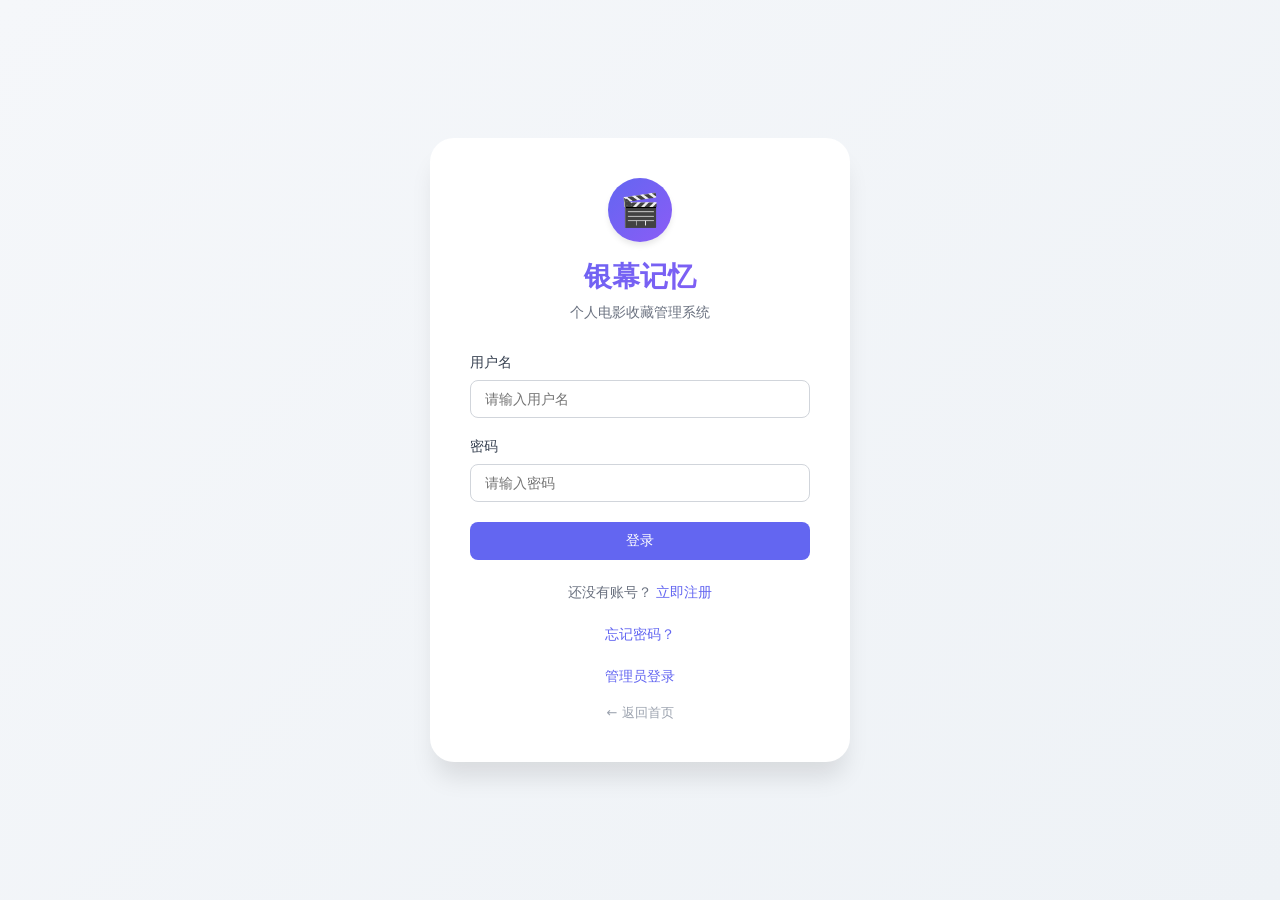
<file: src/main/resources/static/login.html>
<!DOCTYPE html>
<html lang="zh-CN">
<head>
    <meta charset="UTF-8">
    <meta name="viewport" content="width=device-width, initial-scale=1.0, user-scalable=yes">
    <title>登录 - 银幕记忆</title>
    <link rel="stylesheet" href="css/style.css">
</head>
<body>
<div class="login-page">
    <div class="login-card">
        <div class="login-header">
            <div class="brand-icon">🎬</div>
            <h1 class="login-title">银幕记忆</h1>
            <p class="login-subtitle">个人电影收藏管理系统</p>
        </div>
        <div id="errorMessage" class="error-message"></div>
        <form id="loginForm">
            <div class="form-group">
                <label class="form-label">用户名</label>
                <input type="text" id="username" class="form-input" placeholder="请输入用户名" autocomplete="username" required>
            </div>
            <div class="form-group">
                <label class="form-label">密码</label>
                <input type="password" id="password" class="form-input" placeholder="请输入密码" autocomplete="current-password" required>
            </div>
            <button type="submit" id="loginBtn" class="btn btn-primary btn-block">登录</button>
        </form>
        <div class="login-footer">
            还没有账号？ <a href="register.html">立即注册</a>
        </div>
        <div class="login-footer">
            <a href="reset-password.html">忘记密码？</a>
        </div>
        <div class="login-footer">
            <a href="admin-login.html">管理员登录</a>
        </div>
        <div class="back-link">
            <a href="index.html">← 返回首页</a>
        </div>
    </div>
</div>
<script src="js/api.js"></script>
<script src="js/common.js"></script>
<script>
    const form = document.getElementById('loginForm');
    const errorDiv = document.getElementById('errorMessage');
    const loginBtn = document.getElementById('loginBtn');

    const redirectUrl = sessionStorage.getItem('redirectAfterLogin') || 'index.html';

    form.addEventListener('submit', async (e) => {
        e.preventDefault();
        const username = document.getElementById('username').value.trim();
        const password = document.getElementById('password').value;

        if (!username || !password) {
            showToast('请填写用户名和密码', 'error');
            return;
        }

        loginBtn.disabled = true;
        loginBtn.innerHTML = '<span class="spinner"></span> 登录中...';

        try {
            console.log('正在登录:', username);
            const result = await userAPI.login(username, password);
            console.log('登录响应:', result);

            if (result.code === 200) {
                localStorage.setItem('token', result.data.token);
                localStorage.setItem('user', JSON.stringify(result.data.user));
                showToast('登录成功！正在跳转...', 'success');
                sessionStorage.removeItem('redirectAfterLogin');
                setTimeout(() => {
                    window.location.href = redirectUrl;
                }, 500);
            } else {
                // 详细的错误信息处理
                let errorMsg = '';
                let detailMsg = '';

                switch(result.code) {
                    case 401:
                        errorMsg = '用户名或密码错误';
                        if (result.message) {
                            if (result.message.includes('不存在')) {
                                detailMsg = '该用户名未注册';
                            } else if (result.message.includes('密码')) {
                                detailMsg = '密码输入错误';
                            } else {
                                detailMsg = result.message;
                            }
                        }
                        break;
                    case 400:
                        errorMsg = '请求参数错误';
                        detailMsg = result.message || '请检查输入';
                        break;
                    case 500:
                        errorMsg = '服务器内部错误';
                        detailMsg = result.message || '请稍后重试或联系管理员';
                        break;
                    case 404:
                        errorMsg = '接口不存在';
                        detailMsg = '请检查后端服务是否正常运行';
                        break;
                    default:
                        errorMsg = '登录失败';
                        detailMsg = result.message || '未知错误';
                }

                // 显示弹窗提示
                const fullMsg = detailMsg ? `${errorMsg}：${detailMsg}` : errorMsg;
                showToast(fullMsg, 'error');

                // 同时在页面显示
                errorDiv.innerHTML = `<strong>${errorMsg}</strong>${detailMsg ? '<br><small>' + detailMsg + '</small>' : ''}`;
                errorDiv.style.display = 'block';

                loginBtn.disabled = false;
                loginBtn.innerHTML = '登录';
            }
        } catch (error) {
            console.error('登录错误详情:', error);

            let errorMsg = '网络连接失败';
            let detailMsg = '';

            if (error.message) {
                if (error.message.includes('fetch')) {
                    detailMsg = '无法连接到后端服务，请确认后端已启动';
                } else if (error.message.includes('JSON')) {
                    detailMsg = '后端响应格式错误';
                } else {
                    detailMsg = error.message;
                }
            } else {
                detailMsg = '请检查后端服务是否运行在 http://localhost:8080';
            }

            showToast(`${errorMsg}：${detailMsg}`, 'error');
            errorDiv.innerHTML = `<strong>${errorMsg}</strong><br><small>${detailMsg}</small>`;
            errorDiv.style.display = 'block';

            loginBtn.disabled = false;
            loginBtn.innerHTML = '登录';
        }
    });

    document.getElementById('username').addEventListener('input', () => {
        errorDiv.style.display = 'none';
    });
    document.getElementById('password').addEventListener('input', () => {
        errorDiv.style.display = 'none';
    });
</script>
</body>
</html>
</file>
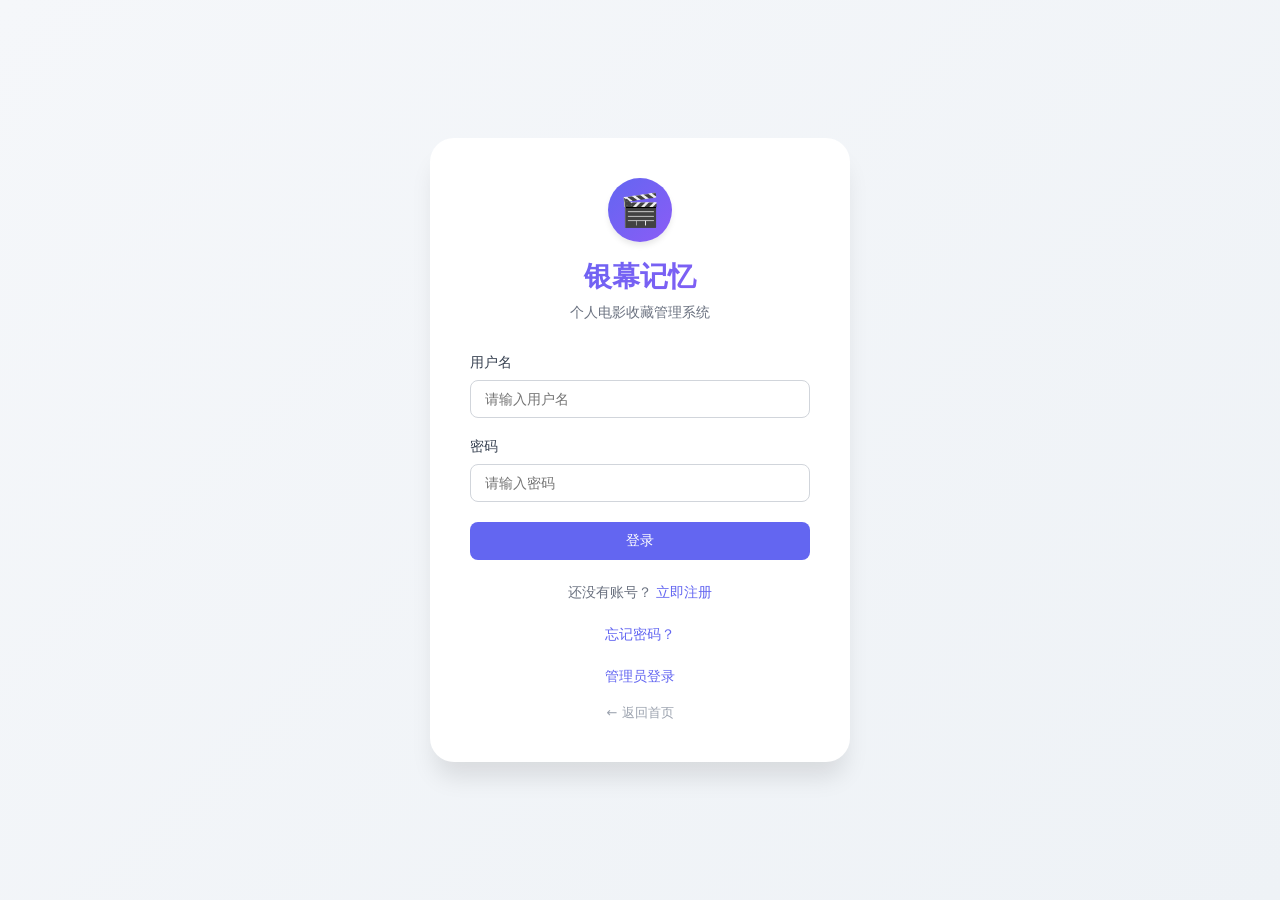
<file: src/main/resources/static/my-collections.html>
<!DOCTYPE html>
<html lang="zh-CN">
<head>
    <meta charset="UTF-8">
    <meta name="viewport" content="width=device-width, initial-scale=1.0, user-scalable=yes">
    <title>我的收藏 - 银幕记忆</title>
    <link rel="stylesheet" href="css/style.css">
</head>
<body>
<nav class="navbar">
    <div class="navbar-container">
        <div class="logo" onclick="window.location.href='index.html'">🎬 银幕记忆</div>
        <div class="nav-menu">
            <a href="top-rated.html">排行榜</a>
            <a href="index.html">发现电影</a>
            <a href="my-collections.html" class="active">我的收藏</a>
            <a href="my-comments.html">我的评价</a>
            <a href="profile.html">个人资料</a>
        </div>
        <div class="nav-links">
            <div class="user-info">
                <span class="username" id="username"></span>
                <button class="logout-btn" onclick="logout()">退出</button>
            </div>
        </div>
    </div>
</nav>

<div class="container">
    <h2 style="margin-bottom: 20px;">我的电影收藏</h2>

    <div class="filter-section">
        <div class="search-bar">
            <input type="text" id="searchKeyword" placeholder="搜索电影名称...">
            <button class="btn btn-primary" id="searchBtn">搜索</button>
        </div>
        <div class="advanced-filters" id="advancedFilters" style="display: none;">
            <div class="filter-item">
                <label class="form-label">导演/演员</label>
                <input type="text" id="filterDirector" class="form-input" placeholder="输入导演或演员姓名">
            </div>
            <div class="filter-item">
                <label class="form-label">评分区间</label>
                <select id="filterRating" class="form-select">
                    <option value="">全部</option>
                    <option value="4.5">4.5星及以上</option>
                    <option value="4">4星及以上</option>
                    <option value="3.5">3.5星及以上</option>
                </select>
            </div>
            <div class="filter-item">
                <label class="form-label">地区</label>
                <select id="filterRegion" class="form-select">
                    <option value="">全部</option>
                    <option value="美国">美国</option>
                    <option value="中国">中国</option>
                    <option value="日本">日本</option>
                </select>
            </div>
            <div class="filter-item">
                <label class="form-label">类型</label>
                <select id="filterGenre" class="form-select">
                    <option value="">全部</option>
                    <option value="动作">动作</option>
                    <option value="喜剧">喜剧</option>
                    <option value="爱情">爱情</option>
                    <option value="科幻">科幻</option>
                </select>
            </div>
        </div>
        <div class="filter-actions">
            <button class="btn btn-secondary" id="toggleFiltersBtn">高级筛选</button>
            <button class="btn btn-secondary" id="resetFiltersBtn">重置</button>
            <button class="btn btn-primary" id="applyFiltersBtn">查询</button>
        </div>
    </div>

    <div id="moviesGrid" class="movies-grid"></div>
    <div id="pagination" class="pagination"></div>
</div>

<!-- 编辑电影模态框 -->
<div id="movieModal" class="modal">
    <div class="modal-content">
        <div class="modal-header">
            <h3 class="modal-title" id="modalTitle">编辑电影</h3>
            <button class="modal-close" id="closeModalBtn">&times;</button>
        </div>
        <div class="modal-body">
            <form id="movieForm">
                <input type="hidden" id="editCollectionId">
                <div class="form-group">
                    <label class="form-label">电影名称</label>
                    <input type="text" id="movieName" class="form-input" readonly disabled>
                </div>
                <div class="form-group">
                    <label class="form-label">个人评分</label>
                    <div id="ratingStars"></div>
                    <input type="hidden" id="personalRating" value="0">
                </div>
                <div class="form-group">
                    <label class="form-label">观影状态</label>
                    <select id="watchStatus" class="form-select">
                        <option value="想看">想看</option>
                        <option value="已看">已看</option>
                        <option value="不感兴趣">不感兴趣</option>
                    </select>
                </div>
                <div class="form-group">
                    <label class="form-label">私人影评</label>
                    <textarea id="privateReview" class="form-textarea" placeholder="写下你的私人观影感受（仅自己可见）"></textarea>
                </div>
            </form>
        </div>
        <div class="modal-footer">
            <button class="btn btn-secondary" id="cancelModalBtn">取消</button>
            <button class="btn btn-primary" id="saveMovieBtn">保存</button>
        </div>
    </div>
</div>

<!-- 删除确认模态框 -->
<div id="deleteModal" class="modal">
    <div class="modal-content" style="max-width: 400px;">
        <div class="modal-header">
            <h3 class="modal-title">确认删除</h3>
            <button class="modal-close" id="closeDeleteModalBtn">&times;</button>
        </div>
        <div class="modal-body">
            <p>确定要删除该电影收藏吗？此操作不可恢复。</p>
        </div>
        <div class="modal-footer">
            <button class="btn btn-secondary" id="cancelDeleteBtn">取消</button>
            <button class="btn btn-danger" id="confirmDeleteBtn">确认删除</button>
        </div>
    </div>
</div>

<script src="js/api.js"></script>
<script src="js/common.js"></script>
<script>
    let currentMovies = [];
    let currentPage = 1;
    let pageSize = 12;
    let deleteTargetId = null;
    let currentRating = 0;
    let filtersVisible = false;

    document.addEventListener('DOMContentLoaded', () => {
        const user = getCurrentUser();
        if (!user) {
            sessionStorage.setItem('redirectAfterLogin', window.location.href);
            window.location.href = 'login.html';
            return;
        }
        document.getElementById('username').textContent = user.username || '用户';
        initRatingStars();
        loadMovies();
        bindEvents();
    });

    function initRatingStars() {
        const container = document.getElementById('ratingStars');
        if (!container) return;
        container.innerHTML = '';
        currentRating = 0;

        for (let i = 1; i <= 5; i++) {
            const star = document.createElement('span');
            star.className = 'star';
            star.setAttribute('data-value', i);
            star.innerHTML = '★';
            star.style.fontSize = '32px';
            star.style.cursor = 'pointer';
            star.style.display = 'inline-block';
            star.style.position = 'relative';

            updateStarDisplay(star, i, currentRating);

            star.onclick = (function(starValue) {
                return function(e) {
                    const rect = this.getBoundingClientRect();
                    const mouseX = e.clientX - rect.left;
                    const starWidth = rect.width;
                    const isHalf = mouseX < starWidth / 2;
                    let newRating = starValue;
                    if (isHalf) {
                        newRating = starValue - 0.5;
                        if (newRating < 0) newRating = 0;
                    }
                    setRating(newRating);
                };
            })(i);

            star.onmousemove = (function(starValue) {
                return function(e) {
                    const rect = this.getBoundingClientRect();
                    const mouseX = e.clientX - rect.left;
                    const starWidth = rect.width;
                    const isHalf = mouseX < starWidth / 2;
                    const previewValue = isHalf ? starValue - 0.5 : starValue;
                    previewRating(previewValue);
                };
            })(i);

            star.onmouseleave = () => resetStarsDisplay();

            container.appendChild(star);
        }
    }

    // 更新单个星星的显示
    function updateStarDisplay(star, starValue, rating) {
        // 清除半星样式
        star.classList.remove('half-star');
        star.style.color = '';

        if (rating >= starValue) {
            // 整星全亮
            star.style.color = '#fbbf24';
        } else if (rating >= starValue - 0.5) {
            // 半星：左半金色，右半灰色
            star.classList.add('half-star');
            star.style.color = '#d1d5db';
        } else {
            // 无星
            star.style.color = '#d1d5db';
        }
    }

    // 预览评分（鼠标悬停时）
    function previewRating(previewValue) {
        const allStars = document.querySelectorAll('#ratingStars .star');
        allStars.forEach((star, index) => {
            const starValue = index + 1;
            star.classList.remove('half-star');

            if (previewValue >= starValue) {
                star.style.color = '#fbbf24';
            } else if (previewValue >= starValue - 0.5) {
                star.classList.add('half-star');
                star.style.color = '#d1d5db';
            } else {
                star.style.color = '#d1d5db';
            }
        });

        // 显示预览分数
        const ratingDisplay = document.getElementById('currentRatingDisplay');
        if (ratingDisplay) {
            ratingDisplay.textContent = previewValue.toFixed(1);
            ratingDisplay.style.color = '#f59e0b';
        }
    }

    // 重置星星显示为当前评分
    function resetStarsDisplay() {
        const allStars = document.querySelectorAll('#ratingStars .star');
        allStars.forEach((star, index) => {
            const starValue = index + 1;
            updateStarDisplay(star, starValue, currentRating);
        });

        // 恢复显示当前评分
        const ratingDisplay = document.getElementById('currentRatingDisplay');
        if (ratingDisplay) {
            ratingDisplay.textContent = currentRating.toFixed(1);
            ratingDisplay.style.color = '';
        }
    }

    // 设置评分
    function setRating(value) {
        currentRating = value;
        document.getElementById('personalRating').value = value;

        // 更新所有星星的显示
        const allStars = document.querySelectorAll('#ratingStars .star');
        allStars.forEach((star, index) => {
            const starValue = index + 1;
            updateStarDisplay(star, starValue, currentRating);
        });

        // 更新评分显示
        const ratingDisplay = document.getElementById('currentRatingDisplay');
        if (ratingDisplay) {
            ratingDisplay.textContent = currentRating.toFixed(1);
        }
    }

    // 更新编辑时的评分显示
    function updateRatingStarsDisplay() {
        const allStars = document.querySelectorAll('#ratingStars .star');
        allStars.forEach((star, index) => {
            const starValue = index + 1;
            updateStarDisplay(star, starValue, currentRating);
        });

        const ratingDisplay = document.getElementById('currentRatingDisplay');
        if (ratingDisplay) {
            ratingDisplay.textContent = currentRating.toFixed(1);
        }
        document.getElementById('personalRating').value = currentRating;
    }

    async function loadMovies() {
        try {
            const result = await movieAPI.getAllMovies();
            if (result.code === 200) {
                currentMovies = result.data || [];
                renderMovies();
            } else {
                showToast(result.message || '加载失败', 'error');
            }
        } catch (error) {
            console.error('加载电影失败:', error);
            showToast('加载电影列表失败', 'error');
        }
    }

    function renderMovies() {
        const start = (currentPage - 1) * pageSize;
        const end = start + pageSize;
        const pageMovies = currentMovies.slice(start, end);
        const grid = document.getElementById('moviesGrid');

        if (pageMovies.length === 0) {
            grid.innerHTML = `<div class="empty-state"><div class="empty-state-icon">🎬</div><p>暂无收藏，去<a href="index.html">发现电影</a>添加吧</p></div>`;
            document.getElementById('pagination').innerHTML = '';
            return;
        }

        grid.innerHTML = pageMovies.map(movie => `
      <div class="card movie-card" data-movie-id="${movie.movieId}">
        <img src="${movie.posterUrl || 'https://via.placeholder.com/300x400?text=No+Poster'}"
             class="movie-poster"
             alt="${escapeHtml(movie.movieName)}"
             onerror="this.src='https://via.placeholder.com/300x400?text=No+Poster'">
        <div class="movie-info">
          <h3 class="movie-title">${escapeHtml(movie.movieName)}</h3>
          <p class="movie-director"><strong>导演：</strong>${escapeHtml(movie.director || '未知')}</p>
          <p class="movie-year"><strong>年份：</strong>${movie.year || '未知'}</p>
          <p class="movie-genre"><strong>类型：</strong>${escapeHtml(movie.genre || '未知')}</p>
          <p class="movie-region"><strong>地区：</strong>${escapeHtml(movie.region || '未知')}</p>
          <div style="display: flex; justify-content: space-between; align-items: center; margin-top: 8px;">
            <div><strong>我的评分：</strong>${renderStars(movie.personalRating || 0, 'small')}</div>
            <span class="watch-status ${movie.watchStatus}">${movie.watchStatus}</span>
          </div>
          <div style="display: flex; gap: 8px; margin-top: 12px;">
            <button class="btn btn-secondary btn-sm edit-movie" data-id="${movie.collectionId}">编辑</button>
            <button class="btn btn-danger btn-sm delete-movie" data-id="${movie.collectionId}">删除</button>
          </div>
        </div>
      </div>
    `).join('');

        // 绑定点击查看详情事件
        document.querySelectorAll('.movie-card').forEach(card => {
            const movieId = card.dataset.movieId;
            card.addEventListener('click', (e) => {
                if (e.target.classList.contains('edit-movie') ||
                    e.target.classList.contains('delete-movie') ||
                    e.target.tagName === 'BUTTON') return;
                // 跳转到电影详情页（可以新建一个页面或使用模态框）
                window.location.href = `movie-detail.html?id=${movieId}`;
            });
        });

        document.querySelectorAll('.edit-movie').forEach(btn => {
            btn.onclick = (e) => {
                e.stopPropagation();
                openEditMovieModal(parseInt(btn.dataset.id));
            };
        });

        document.querySelectorAll('.delete-movie').forEach(btn => {
            btn.onclick = (e) => {
                e.stopPropagation();
                openDeleteModal(parseInt(btn.dataset.id));
            };
        });

        renderPagination();
    }

    function renderPagination() {
        const totalPages = Math.ceil(currentMovies.length / pageSize);
        if (totalPages <= 1) {
            document.getElementById('pagination').innerHTML = '';
            return;
        }
        let html = '';
        for (let i = 1; i <= totalPages; i++) {
            html += `<button class="page-btn ${i === currentPage ? 'active' : ''}" data-page="${i}">${i}</button>`;
        }
        document.getElementById('pagination').innerHTML = html;
        document.querySelectorAll('.page-btn').forEach(btn => {
            btn.onclick = () => {
                currentPage = parseInt(btn.dataset.page);
                renderMovies();
            };
        });
    }

    async function searchMovies() {
        const keyword = document.getElementById('searchKeyword').value;
        if (!keyword) {
            await loadMovies();
            return;
        }
        try {
            const result = await movieAPI.searchMovies({ keyword });
            if (result.code === 200) {
                currentMovies = result.data || [];
                currentPage = 1;
                renderMovies();
            }
        } catch (error) {
            showToast('搜索失败', 'error');
        }
    }

    async function applyFilters() {
        const params = {
            director: document.getElementById('filterDirector').value,
            minRating: document.getElementById('filterRating').value,
            region: document.getElementById('filterRegion').value,
            genre: document.getElementById('filterGenre').value
        };
        Object.keys(params).forEach(key => {
            if (!params[key] || params[key] === '全部') delete params[key];
        });
        try {
            const result = await movieAPI.searchMovies(params);
            if (result.code === 200) {
                currentMovies = result.data || [];
                currentPage = 1;
                renderMovies();
            }
        } catch (error) {
            showToast('筛选失败', 'error');
        }
    }

    function resetFilters() {
        document.getElementById('searchKeyword').value = '';
        document.getElementById('filterDirector').value = '';
        document.getElementById('filterRating').value = '';
        document.getElementById('filterRegion').value = '';
        document.getElementById('filterGenre').value = '';
        loadMovies();
    }

    function toggleAdvancedFilters() {
        filtersVisible = !filtersVisible;
        document.getElementById('advancedFilters').style.display = filtersVisible ? 'flex' : 'none';
        document.getElementById('toggleFiltersBtn').textContent = filtersVisible ? '收起筛选' : '高级筛选';
    }

    function openEditMovieModal(collectionId) {
        const movie = currentMovies.find(m => m.collectionId === collectionId);
        if (!movie) return;
        document.getElementById('modalTitle').textContent = '编辑电影';
        document.getElementById('editCollectionId').value = movie.collectionId;
        document.getElementById('movieName').value = movie.movieName || '';
        document.getElementById('watchStatus').value = movie.watchStatus || '想看';
        document.getElementById('privateReview').value = movie.privateReview || '';
        currentRating = movie.personalRating || 0;
        updateRatingStarsDisplay();
        document.getElementById('movieModal').classList.add('show');
    }

    function closeMovieModal() {
        document.getElementById('movieModal').classList.remove('show');
    }

    async function saveMovie() {
        const collectionId = document.getElementById('editCollectionId').value;
        const movieData = {
            personalRating: currentRating,
            watchStatus: document.getElementById('watchStatus').value,
            privateReview: document.getElementById('privateReview').value
        };
        try {
            const result = await movieAPI.updateMovie(collectionId, movieData);
            if (result.code === 200) {
                showToast('更新成功', 'success');
                closeMovieModal();
                await loadMovies();
            } else {
                showToast(result.message, 'error');
            }
        } catch (error) {
            showToast('保存失败', 'error');
        }
    }

    function openDeleteModal(collectionId) {
        deleteTargetId = collectionId;
        document.getElementById('deleteModal').classList.add('show');
    }

    function closeDeleteModal() {
        deleteTargetId = null;
        document.getElementById('deleteModal').classList.remove('show');
    }

    async function confirmDelete() {
        if (!deleteTargetId) return;
        try {
            const result = await movieAPI.deleteMovie(deleteTargetId);
            if (result.code === 200) {
                showToast('删除成功', 'success');
                closeDeleteModal();
                await loadMovies();
            } else {
                showToast(result.message, 'error');
            }
        } catch (error) {
            showToast('删除失败', 'error');
        }
    }

    function bindEvents() {
        document.getElementById('searchBtn')?.addEventListener('click', searchMovies);
        document.getElementById('resetFiltersBtn')?.addEventListener('click', resetFilters);
        document.getElementById('applyFiltersBtn')?.addEventListener('click', applyFilters);
        document.getElementById('toggleFiltersBtn')?.addEventListener('click', toggleAdvancedFilters);
        document.getElementById('closeModalBtn')?.addEventListener('click', closeMovieModal);
        document.getElementById('cancelModalBtn')?.addEventListener('click', closeMovieModal);
        document.getElementById('saveMovieBtn')?.addEventListener('click', saveMovie);
        document.getElementById('closeDeleteModalBtn')?.addEventListener('click', closeDeleteModal);
        document.getElementById('cancelDeleteBtn')?.addEventListener('click', closeDeleteModal);
        document.getElementById('confirmDeleteBtn')?.addEventListener('click', confirmDelete);
    }
</script>
</body>
</html>
</file>
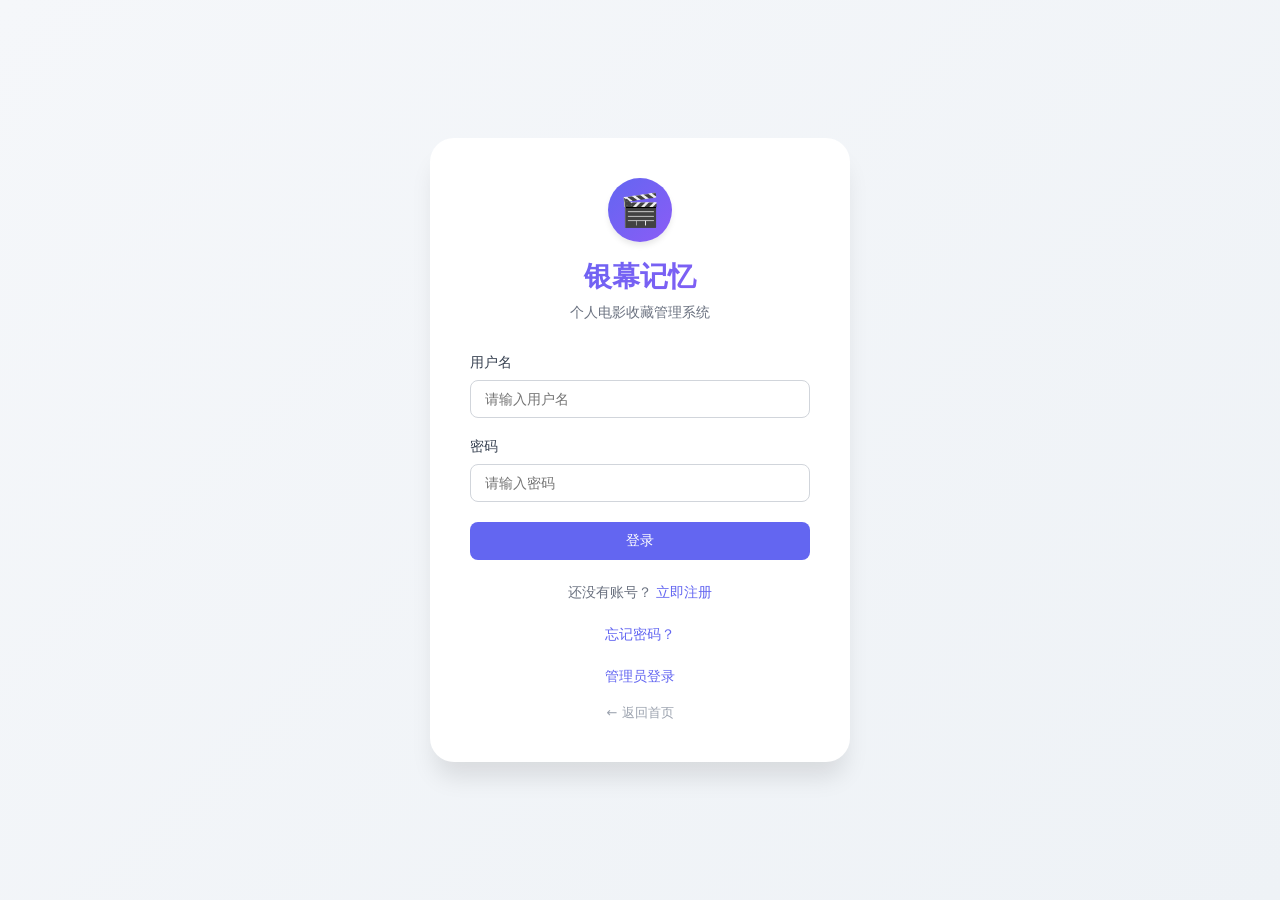
<file: src/main/resources/static/my-comments.html>
<!DOCTYPE html>
<html lang="zh-CN">
<head>
    <meta charset="UTF-8">
    <meta name="viewport" content="width=device-width, initial-scale=1.0, user-scalable=yes">
    <title>我的评价 - 银幕记忆</title>
    <link rel="stylesheet" href="css/style.css">
    <style>
        .reviews-container {
            display: flex;
            flex-direction: column;
            gap: 20px;
        }
        .review-tabs {
            display: flex;
            gap: 12px;
            margin-bottom: 24px;
            background: var(--white);
            border-radius: var(--radius-lg);
            padding: 8px;
            box-shadow: var(--shadow-sm);
        }
        .review-tab {
            flex: 1;
            padding: 10px 20px;
            background: transparent;
            border: none;
            border-radius: var(--radius-md);
            font-size: 0.9rem;
            font-weight: 500;
            cursor: pointer;
            transition: all 0.2s;
            color: var(--gray-600);
        }
        .review-tab.active {
            background: var(--primary);
            color: white;
        }
        .stats-cards {
            display: flex;
            gap: 16px;
            margin-bottom: 24px;
            flex-wrap: wrap;
        }
        .stat-card {
            flex: 1;
            background: var(--white);
            border-radius: var(--radius-lg);
            padding: 16px 20px;
            text-align: center;
            box-shadow: var(--shadow-sm);
        }
        .stat-number {
            font-size: 28px;
            font-weight: 700;
            color: var(--primary);
        }
        .stat-label {
            font-size: 12px;
            color: var(--gray-500);
            margin-top: 4px;
        }
        .review-card {
            background: var(--white);
            border-radius: var(--radius-lg);
            padding: 20px;
            box-shadow: var(--shadow-sm);
            transition: transform 0.2s, box-shadow 0.2s;
        }
        .review-header {
            display: flex;
            justify-content: space-between;
            align-items: center;
            margin-bottom: 12px;
            flex-wrap: wrap;
            gap: 8px;
        }
        .review-movie {
            font-size: 1.1rem;
            font-weight: 600;
            color: var(--primary);
            cursor: pointer;
            display: flex;
            align-items: center;
            gap: 8px;
            flex-wrap: wrap;
        }
        .review-type-badge {
            display: inline-block;
            padding: 2px 8px;
            border-radius: 20px;
            font-size: 0.7rem;
            font-weight: 500;
        }
        .review-type-public {
            background: #d1fae5;
            color: #059669;
        }
        .review-type-private {
            background: #fef3c7;
            color: #d97706;
        }
        .review-type-both {
            background: #e0e7ff;
            color: #4f46e5;
        }
        .review-time {
            font-size: 12px;
            color: var(--gray-400);
        }
        .review-content {
            line-height: 1.6;
            color: var(--gray-700);
            background: var(--gray-100);
            padding: 12px 16px;
            border-radius: var(--radius-md);
            margin: 12px 0;
        }
        .private-review-content {
            background: #fffbeb;
            border-left: 3px solid #f59e0b;
        }
        .public-review-content {
            background: #f0fdf4;
            border-left: 3px solid #10b981;
        }
        .review-label {
            font-size: 0.75rem;
            color: var(--gray-500);
            margin-bottom: 4px;
            display: flex;
            align-items: center;
            gap: 6px;
        }
        .review-actions {
            display: flex;
            gap: 12px;
            justify-content: flex-end;
            margin-top: 16px;
            padding-top: 12px;
            border-top: 1px solid var(--gray-200);
            flex-wrap: wrap;
        }
        .empty-state {
            text-align: center;
            padding: 60px 20px;
            background: var(--white);
            border-radius: var(--radius-lg);
        }
        .public-review-item {
            margin-bottom: 12px;
        }
        .public-review-item:last-child {
            margin-bottom: 0;
        }
        .review-time-small {
            font-size: 10px;
            color: var(--gray-400);
            margin-top: 6px;
            text-align: right;
        }
        .edit-public-btn, .delete-public-btn {
            font-size: 11px;
            padding: 2px 8px;
            margin-left: 6px;
        }
        .public-review-header {
            display: flex;
            justify-content: space-between;
            align-items: center;
            flex-wrap: wrap;
            gap: 8px;
            margin-bottom: 4px;
        }
        @media (max-width: 768px) {
            .review-header {
                flex-direction: column;
                align-items: flex-start;
            }
            .stats-cards {
                flex-direction: column;
            }
            .review-tabs {
                flex-direction: column;
            }
            .review-actions {
                justify-content: flex-start;
            }
        }
    </style>
</head>
<body>
<nav class="navbar">
    <div class="navbar-container">
        <div class="logo" onclick="window.location.href='index.html'">🎬 银幕记忆</div>
        <div class="nav-menu">
            <a href="top-rated.html">排行榜</a>
            <a href="index.html">发现电影</a>
            <a href="dashboard.html">我的收藏</a>
            <a href="my-comments.html" class="active">我的评价</a>
            <a href="profile.html">个人资料</a>
        </div>
        <div class="nav-links">
            <div class="user-info">
                <span class="username" id="username"></span>
                <button class="logout-btn" onclick="logout()">退出</button>
            </div>
        </div>
    </div>
</nav>

<div class="container">
    <h2 style="margin-bottom: 20px;">我的评价</h2>

    <div class="stats-cards" id="statsCards">
        <div class="stat-card">
            <div class="stat-number" id="totalPublicCount">-</div>
            <div class="stat-label">公开评价</div>
        </div>
        <div class="stat-card">
            <div class="stat-number" id="totalPrivateCount">-</div>
            <div class="stat-label">私人笔记</div>
        </div>
        <div class="stat-card">
            <div class="stat-number" id="bothCount">-</div>
            <div class="stat-label">同时拥有</div>
        </div>
    </div>

    <div class="review-tabs">
        <button class="review-tab active" data-type="all">📋 全部评价</button>
        <button class="review-tab" data-type="public">🌐 公开评价</button>
        <button class="review-tab" data-type="private">🔒 私人笔记</button>
        <button class="review-tab" data-type="both">✨ 两者都有</button>
    </div>

    <div id="reviewsList" class="reviews-container"></div>
    <div id="pagination" class="pagination"></div>
</div>

<!-- 编辑私人评价模态框 -->
<div id="editPrivateModal" class="modal">
    <div class="modal-content" style="max-width: 500px;">
        <div class="modal-header">
            <h3 class="modal-title">编辑私人笔记</h3>
            <button class="modal-close" id="closePrivateModalBtn">&times;</button>
        </div>
        <div class="modal-body">
            <div class="form-group">
                <label class="form-label">私人笔记</label>
                <textarea id="privateReviewContent" class="form-textarea"
                          placeholder="写下你的私人观影感受（仅自己可见）"
                          maxlength="1000" rows="6"></textarea>
                <span class="form-hint" id="privateCharCount">0/1000</span>
            </div>
        </div>
        <div class="modal-footer">
            <button class="btn btn-secondary" id="cancelPrivateBtn">取消</button>
            <button class="btn btn-primary" id="savePrivateBtn">保存</button>
        </div>
    </div>
</div>

<!-- 编辑公开评价模态框 -->
<div id="editPublicModal" class="modal">
    <div class="modal-content" style="max-width: 500px;">
        <div class="modal-header">
            <h3 class="modal-title">编辑公开评价</h3>
            <button class="modal-close" id="closePublicModalBtn">&times;</button>
        </div>
        <div class="modal-body">
            <div style="background: var(--gray-100); padding: 12px; border-radius: var(--radius-md); margin-bottom: 16px;">
                <span style="font-weight: 500;">当前评分：</span>
                <span id="displayPublicRatingStars"></span>
                <span id="displayPublicRatingValue" style="color: var(--primary); font-weight: 500;"></span>
            </div>
            <div style="font-size: 12px; color: var(--gray-500); margin-bottom: 16px;">
                💡 提示：评分来源于您收藏时的评分，不可在此修改
            </div>
            <div class="form-group">
                <label class="form-label">评价内容</label>
                <textarea id="publicReviewContent" class="form-textarea" maxlength="500" placeholder="分享你的观影感受..."></textarea>
                <span class="form-hint" id="publicCharCount">0/500</span>
            </div>
        </div>
        <div class="modal-footer">
            <button class="btn btn-secondary" id="cancelPublicBtn">取消</button>
            <button class="btn btn-primary" id="savePublicBtn">保存</button>
        </div>
    </div>
</div>

<script src="js/api.js"></script>
<script src="js/common.js"></script>
<script>
    let allReviews = [];
    let currentType = 'all';
    let currentPage = 1;
    let pageSize = 10;

    // 编辑私人评价相关变量
    let editingPrivateMovieId = null;
    let editingPrivateTmdbId = null;

    // 编辑公开评价相关变量
    let editingPublicCommentId = null;
    let editingPublicRating = 0;

    document.addEventListener('DOMContentLoaded', async () => {
        const user = getCurrentUser();
        if (!user) {
            sessionStorage.setItem('redirectAfterLogin', window.location.href);
            window.location.href = 'login.html';
            return;
        }
        document.getElementById('username').textContent = user.username || '用户';

        await loadAllReviews();
        await loadReviewStats();
        bindEvents();
        initCharCount();
    });

    async function loadAllReviews() {
        try {
            const result = await reviewAPI.getAllReviews('all');
            if (result.code === 200) {
                let reviews = result.data || [];
                reviews = reviews.filter(review => review.reviewType !== 'NONE');
                allReviews = reviews;
                currentPage = 1;
                renderReviews();
            } else {
                showToast(result.message || '加载失败', 'error');
                allReviews = [];
                renderReviews();
            }
        } catch (error) {
            console.error('加载评价失败:', error);
            showToast('加载失败', 'error');
            allReviews = [];
            renderReviews();
        }
    }

    // 根据标签页类型过滤评价
    function shouldShowReview(review) {
        if (currentType === 'public') {
            return review.publicReviews && review.publicReviews.length > 0;
        } else if (currentType === 'private') {
            return review.privateReview && review.privateReview.trim();
        } else if (currentType === 'both') {
            return (review.privateReview && review.privateReview.trim()) &&
                (review.publicReviews && review.publicReviews.length > 0);
        }
        return true;
    }

    async function loadReviewStats() {
        try {
            const result = await reviewAPI.getReviewStats();
            if (result.code === 200 && result.data) {
                document.getElementById('totalPublicCount').textContent = result.data.totalPublicCount || 0;
                document.getElementById('totalPrivateCount').textContent = result.data.totalPrivateCount || 0;
                document.getElementById('bothCount').textContent = result.data.bothCount || 0;
            }
        } catch (error) {
            console.error('加载统计失败:', error);
        }
    }

    function renderReviews() {
        // 根据当前标签页类型过滤数据
        let filteredReviews = allReviews.filter(review => shouldShowReview(review));

        const start = (currentPage - 1) * pageSize;
        const end = start + pageSize;
        const pageReviews = filteredReviews.slice(start, end);
        const container = document.getElementById('reviewsList');

        if (pageReviews.length === 0) {
            let emptyMessage = '';
            switch(currentType) {
                case 'public':
                    emptyMessage = '暂无公开评价，去<a href="index.html">发现电影</a>发表评价吧';
                    break;
                case 'private':
                    emptyMessage = '暂无私人笔记，在<a href="dashboard.html">我的收藏</a>中可以为电影添加私人笔记';
                    break;
                case 'both':
                    emptyMessage = '暂无同时有公开评价和私人笔记的电影';
                    break;
                default:
                    emptyMessage = '暂无评价内容，去<a href="index.html">发现电影</a>开始你的电影之旅吧';
            }
            container.innerHTML = `<div class="empty-state"><div class="empty-state-icon">📝</div><p>${emptyMessage}</p></div>`;
            document.getElementById('pagination').innerHTML = '';
            return;
        }

        container.innerHTML = pageReviews.map(review => {
            // 确定标签类型
            let typeBadge = '';
            const hasPrivate = review.privateReview && review.privateReview.trim();
            const hasPublic = review.publicReviews && review.publicReviews.length > 0;

            if (currentType === 'public') {
                typeBadge = '<span class="review-type-badge review-type-public">🌐 公开评价</span>';
            } else if (currentType === 'private') {
                typeBadge = '<span class="review-type-badge review-type-private">🔒 私人笔记</span>';
            } else if (currentType === 'both') {
                typeBadge = '<span class="review-type-badge review-type-both">✨ 公开+私人</span>';
            } else {
                if (hasPrivate && hasPublic) {
                    typeBadge = '<span class="review-type-badge review-type-both">✨ 公开+私人</span>';
                } else if (hasPublic) {
                    typeBadge = '<span class="review-type-badge review-type-public">🌐 公开评价</span>';
                } else if (hasPrivate) {
                    typeBadge = '<span class="review-type-badge review-type-private">🔒 私人笔记</span>';
                }
            }

            // 生成私人笔记内容 HTML
            let privateReviewHtml = '';
            if (hasPrivate && (currentType !== 'public')) {
                privateReviewHtml = `
                    <div class="review-content private-review-content">
                        <div class="review-label">
                            <span>🔒</span> 私人笔记（仅自己可见）
                        </div>
                        <div>${escapeHtml(review.privateReview)}</div>
                    </div>
                `;
            }

            // 生成所有公开评价的 HTML（支持多条）
            let publicReviewsHtml = '';
            if (hasPublic && (currentType !== 'private')) {
                // 按创建时间倒序排列（最新的在前）
                const sortedReviews = [...review.publicReviews].sort((a, b) => {
                    if (!a.createTime && !b.createTime) return 0;
                    if (!a.createTime) return 1;
                    if (!b.createTime) return -1;
                    return new Date(b.createTime) - new Date(a.createTime);
                });

                publicReviewsHtml = sortedReviews.map(pr => `
                    <div class="public-review-item">
                        <div class="review-content public-review-content">
                            <div class="public-review-header">
                                <div class="review-label">
                                    <span>🌐</span> 公开评价
                                    <span style="margin-left: auto;">${renderStars(pr.rating, 'small')}</span>
                                </div>
                                <div>
                                    ${pr.isEdited ? '<span style="font-size: 10px; color: var(--gray-400);">(已编辑)</span>' : ''}
                                    <!-- ✅ 修改：在公开评价标签页也显示编辑和删除按钮 -->
                                    <button class="btn btn-secondary btn-sm edit-public-btn edit-public"
                                            data-comment-id="${pr.commentId}"
                                            data-rating="${pr.rating || 0}"
                                            data-content="${escapeHtml(pr.content || '')}">
                                        ✏️
                                    </button>
                                    <button class="btn btn-danger btn-sm delete-public-btn delete-public"
                                            data-comment-id="${pr.commentId}">
                                        🗑️
                                    </button>
                                </div>
                            </div>
                            <div>${escapeHtml(pr.content)}</div>
                            <div class="review-time-small">
                                发表于：${formatDate(pr.createTime)}
                            </div>
                        </div>
                    </div>
                `).join('');
            }

            // 生成操作按钮（根据标签页类型）
            let actionButtons = '';

            if (currentType === 'private') {
                // 私人笔记标签页：只显示编辑私人笔记按钮
                actionButtons = `
                    <button class="btn btn-secondary btn-sm edit-private"
                            data-movie-id="${review.movieId}"
                            data-tmdb-id="${review.tmdbId || ''}"
                            data-content="${escapeHtml(review.privateReview || '')}">
                        ✏️ 编辑私人笔记
                    </button>
                `;
            } else if (currentType === 'public') {
                // ✅ 公开评价标签页：显示发表新评价按钮（编辑删除按钮已在每条评价上）
                actionButtons = `
                    <button class="btn btn-primary btn-sm goto-public"
                            data-movie-id="${review.movieId}">
                        📝 发表新评价
                    </button>
                `;
            } else {
                // 全部评价 或 两者都有 标签页：显示所有按钮
                actionButtons = `
                    <button class="btn btn-secondary btn-sm edit-private"
                            data-movie-id="${review.movieId}"
                            data-tmdb-id="${review.tmdbId || ''}"
                            data-content="${escapeHtml(review.privateReview || '')}">
                        ✏️ 编辑私人笔记
                    </button>
                    <button class="btn btn-primary btn-sm goto-public"
                            data-movie-id="${review.movieId}">
                        📝 发表新评价
                    </button>
                `;
            }

            return `
                <div class="review-card" data-movie-id="${review.movieId}">
                    <div class="review-header">
                        <div class="review-movie" data-movie-id="${review.movieId}">
                            🎬 ${escapeHtml(review.movieName)}
                            ${typeBadge}
                            ${review.personalRating ? `<span style="font-size: 12px; color: var(--primary);">⭐ ${review.personalRating.toFixed(1)}</span>` : ''}
                        </div>
                        <span class="review-time">${formatDate(review.reviewTime)}</span>
                    </div>

                    ${privateReviewHtml}
                    ${publicReviewsHtml}

                    <div class="review-actions">
                        ${actionButtons}
                    </div>
                </div>
            `;
        }).join('');

        bindCardEvents();
        renderPagination(filteredReviews.length);
    }

    function renderPagination(totalItems) {
        const totalPages = Math.ceil(totalItems / pageSize);
        if (totalPages <= 1) {
            document.getElementById('pagination').innerHTML = '';
            return;
        }

        let html = '<div class="pagination-container">';
        html += `<button class="page-btn ${currentPage === 1 ? 'disabled' : ''}" data-page="${currentPage - 1}" ${currentPage === 1 ? 'disabled' : ''}>上一页</button>`;

        let startPage = Math.max(1, currentPage - 2);
        let endPage = Math.min(totalPages, currentPage + 2);

        if (startPage > 1) {
            html += `<button class="page-btn" data-page="1">1</button>`;
            if (startPage > 2) html += `<span class="page-ellipsis">...</span>`;
        }

        for (let i = startPage; i <= endPage; i++) {
            html += `<button class="page-btn ${i === currentPage ? 'active' : ''}" data-page="${i}">${i}</button>`;
        }

        if (endPage < totalPages) {
            if (endPage < totalPages - 1) html += `<span class="page-ellipsis">...</span>`;
            html += `<button class="page-btn" data-page="${totalPages}">${totalPages}</button>`;
        }

        html += `<button class="page-btn ${currentPage === totalPages ? 'disabled' : ''}" data-page="${currentPage + 1}" ${currentPage === totalPages ? 'disabled' : ''}>下一页</button>`;
        html += '</div>';

        document.getElementById('pagination').innerHTML = html;

        document.querySelectorAll('.page-btn:not(.disabled)').forEach(btn => {
            btn.addEventListener('click', () => {
                const page = parseInt(btn.dataset.page);
                if (!isNaN(page) && page !== currentPage && page >= 1 && page <= totalPages) {
                    currentPage = page;
                    renderReviews();
                    window.scrollTo({ top: 0, behavior: 'smooth' });
                }
            });
        });
    }

    function bindCardEvents() {
        document.querySelectorAll('.review-movie').forEach(elem => {
            elem.addEventListener('click', () => {
                const movieId = elem.dataset.movieId;
                window.location.href = `movie-detail.html?id=${movieId}`;
            });
        });

        document.querySelectorAll('.edit-private').forEach(btn => {
            btn.addEventListener('click', (e) => {
                e.stopPropagation();
                const movieId = parseInt(btn.dataset.movieId);
                const tmdbId = btn.dataset.tmdbId ? parseInt(btn.dataset.tmdbId) : null;
                const content = btn.dataset.content === 'null' ? '' : btn.dataset.content;
                openEditPrivateModal(movieId, tmdbId, content);
            });
        });

        document.querySelectorAll('.edit-public').forEach(btn => {
            btn.addEventListener('click', (e) => {
                e.stopPropagation();
                const commentId = parseInt(btn.dataset.commentId);
                const rating = parseFloat(btn.dataset.rating);
                const content = btn.dataset.content;
                openEditPublicModal(commentId, rating, content);
            });
        });

        document.querySelectorAll('.delete-public').forEach(btn => {
            btn.addEventListener('click', async (e) => {
                e.stopPropagation();
                const commentId = parseInt(btn.dataset.commentId);
                if (confirm('确定要删除这条公开评价吗？')) {
                    const result = await commentAPI.deleteComment(commentId);
                    if (result.code === 200) {
                        showToast('删除成功', 'success');
                        await loadAllReviews();
                        await loadReviewStats();
                    } else {
                        showToast(result.message, 'error');
                    }
                }
            });
        });

        document.querySelectorAll('.goto-public').forEach(btn => {
            btn.addEventListener('click', (e) => {
                e.stopPropagation();
                const movieId = parseInt(btn.dataset.movieId);
                window.location.href = `movie-detail.html?id=${movieId}`;
            });
        });
    }

    function openEditPrivateModal(movieId, tmdbId, content) {
        editingPrivateMovieId = movieId;
        editingPrivateTmdbId = tmdbId;
        document.getElementById('privateReviewContent').value = content || '';
        document.getElementById('privateCharCount').textContent = `${(content || '').length}/1000`;
        document.getElementById('editPrivateModal').classList.add('show');
    }

    async function savePrivateReview() {
        const content = document.getElementById('privateReviewContent').value.trim();

        if (content.length > 1000) {
            showToast('私人笔记不能超过1000字符', 'error');
            return;
        }

        const saveBtn = document.getElementById('savePrivateBtn');
        saveBtn.disabled = true;
        saveBtn.textContent = '保存中...';

        try {
            let tmdbId = editingPrivateTmdbId;

            if (!tmdbId && editingPrivateMovieId) {
                const review = allReviews.find(r => r.movieId === editingPrivateMovieId);
                if (review && review.tmdbId) {
                    tmdbId = review.tmdbId;
                }
            }

            if (!tmdbId && editingPrivateMovieId) {
                const moviesResult = await movieAPI.getAllMovies();
                if (moviesResult.code === 200) {
                    const movie = moviesResult.data.find(m => m.movieId === editingPrivateMovieId);
                    if (movie && movie.tmdbId) {
                        tmdbId = movie.tmdbId;
                    }
                }
            }

            if (!tmdbId) {
                showToast('无法获取电影信息，请稍后重试', 'error');
                saveBtn.disabled = false;
                saveBtn.textContent = '保存';
                return;
            }

            const result = await reviewAPI.updatePrivateReview(tmdbId, content);

            if (result.code === 200) {
                showToast('保存成功', 'success');
                closePrivateModal();
                await loadAllReviews();
                await loadReviewStats();
            } else {
                showToast(result.message || '保存失败', 'error');
            }
        } catch (error) {
            console.error('保存私人评价失败:', error);
            showToast('保存失败，请重试', 'error');
        } finally {
            saveBtn.disabled = false;
            saveBtn.textContent = '保存';
        }
    }

    function closePrivateModal() {
        editingPrivateMovieId = null;
        editingPrivateTmdbId = null;
        document.getElementById('editPrivateModal').classList.remove('show');
        document.getElementById('privateReviewContent').value = '';
    }

    function openEditPublicModal(commentId, rating, content) {
        editingPublicCommentId = commentId;
        editingPublicRating = rating;

        document.getElementById('publicReviewContent').value = content || '';
        document.getElementById('publicCharCount').textContent = `${(content || '').length}/500`;

        const displayStars = document.getElementById('displayPublicRatingStars');
        const displayValue = document.getElementById('displayPublicRatingValue');
        if (displayStars) {
            displayStars.innerHTML = renderStars(rating, 'small');
        }
        if (displayValue) {
            displayValue.textContent = `${rating.toFixed(1)} 分`;
        }

        document.getElementById('editPublicModal').classList.add('show');
    }

    async function savePublicReview() {
        const content = document.getElementById('publicReviewContent').value.trim();

        if (!content) {
            showToast('请填写评价内容', 'error');
            return;
        }
        if (content.length > 500) {
            showToast('评价内容不能超过500字符', 'error');
            return;
        }

        const saveBtn = document.getElementById('savePublicBtn');
        saveBtn.disabled = true;
        saveBtn.textContent = '保存中...';

        try {
            const result = await commentAPI.updateComment(editingPublicCommentId, {
                content: content
            });

            if (result.code === 200) {
                showToast('更新成功', 'success');
                closePublicModal();
                await loadAllReviews();
                await loadReviewStats();
            } else {
                showToast(result.message, 'error');
            }
        } catch (error) {
            console.error('更新公开评价失败:', error);
            showToast('更新失败', 'error');
        } finally {
            saveBtn.disabled = false;
            saveBtn.textContent = '保存';
        }
    }

    function closePublicModal() {
        editingPublicCommentId = null;
        editingPublicRating = 0;
        document.getElementById('editPublicModal').classList.remove('show');
        document.getElementById('publicReviewContent').value = '';
    }

    function initCharCount() {
        const privateTextarea = document.getElementById('privateReviewContent');
        const publicTextarea = document.getElementById('publicReviewContent');

        if (privateTextarea) {
            privateTextarea.addEventListener('input', () => {
                const length = privateTextarea.value.length;
                document.getElementById('privateCharCount').textContent = `${length}/1000`;
            });
        }

        if (publicTextarea) {
            publicTextarea.addEventListener('input', () => {
                const length = publicTextarea.value.length;
                document.getElementById('publicCharCount').textContent = `${length}/500`;
            });
        }
    }

    async function switchTab(type) {
        currentType = type;
        currentPage = 1;

        document.querySelectorAll('.review-tab').forEach(tab => {
            if (tab.dataset.type === type) {
                tab.classList.add('active');
            } else {
                tab.classList.remove('active');
            }
        });

        renderReviews();
    }

    function bindEvents() {
        document.querySelectorAll('.review-tab').forEach(tab => {
            tab.addEventListener('click', () => {
                switchTab(tab.dataset.type);
            });
        });

        document.getElementById('closePrivateModalBtn')?.addEventListener('click', closePrivateModal);
        document.getElementById('cancelPrivateBtn')?.addEventListener('click', closePrivateModal);
        document.getElementById('savePrivateBtn')?.addEventListener('click', savePrivateReview);

        document.getElementById('closePublicModalBtn')?.addEventListener('click', closePublicModal);
        document.getElementById('cancelPublicBtn')?.addEventListener('click', closePublicModal);
        document.getElementById('savePublicBtn')?.addEventListener('click', savePublicReview);

        document.querySelectorAll('.modal').forEach(modal => {
            modal.addEventListener('click', (e) => {
                if (e.target === modal) {
                    modal.classList.remove('show');
                }
            });
        });
    }
</script>
</body>
</html>
</file>
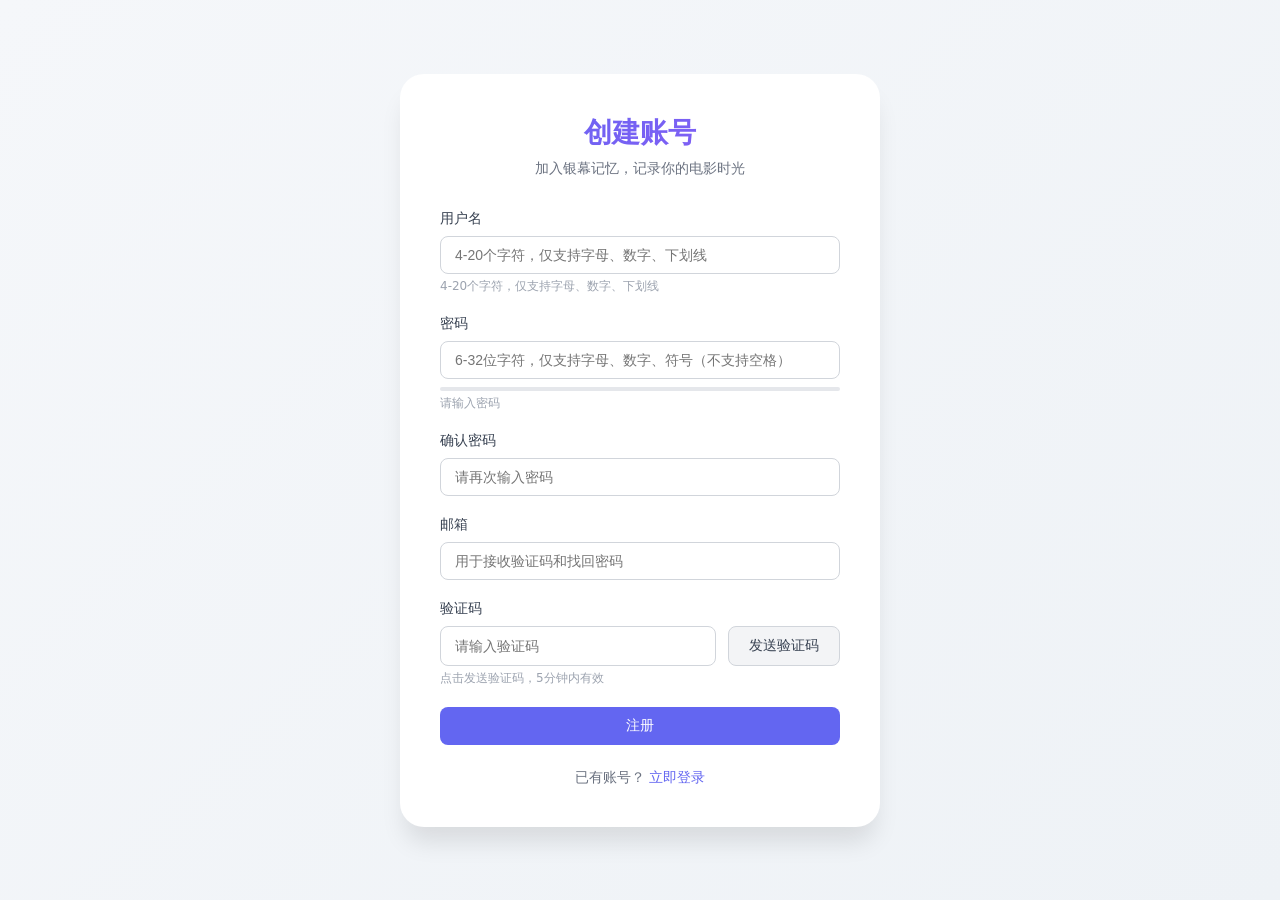
<file: src/main/resources/static/register.html>
<!DOCTYPE html>
<html lang="zh-CN">
<head>
  <meta charset="UTF-8">
  <meta name="viewport" content="width=device-width, initial-scale=1.0, user-scalable=yes">
  <title>注册 - 银幕记忆</title>
  <link rel="stylesheet" href="css/style.css">
  <style>
    /* 验证码输入行样式 */
    .code-input-group {
      display: flex;
      gap: 12px;
    }
    .code-input-group .form-input {
      flex: 1;
    }
    .code-input-group .btn {
      white-space: nowrap;
      min-width: 110px;
    }
    .btn:disabled {
      opacity: 0.6;
      cursor: not-allowed;
    }
  </style>
</head>
<body>
<div class="register-page">
  <div class="register-card">
    <div class="register-header">
      <h1 class="register-title">创建账号</h1>
      <p class="register-subtitle">加入银幕记忆，记录你的电影时光</p>
    </div>

    <div id="errorMessage" class="error-message"></div>
    <div id="successMessage" class="success-message" style="background: #d1fae5; color: #059669; padding: 12px; border-radius: var(--radius-md); margin-bottom: 20px; font-size: 14px; display: none;"></div>

    <form id="registerForm">
      <div class="form-group">
        <label class="form-label">用户名</label>
        <input type="text" id="username" class="form-input" placeholder="4-20个字符，仅支持字母、数字、下划线" required>
        <span class="form-hint">4-20个字符，仅支持字母、数字、下划线</span>
      </div>

      <div class="form-group">
        <label class="form-label">密码</label>
        <input type="password" id="password" class="form-input" placeholder="6-32位字符，仅支持字母、数字、符号（不支持空格）" required>
        <div class="password-strength">
          <div class="password-strength-bar" id="strengthBar"></div>
        </div>
        <span class="form-hint password-strength-text" id="strengthText">请输入密码</span>
      </div>

      <div class="form-group">
        <label class="form-label">确认密码</label>
        <input type="password" id="confirmPassword" class="form-input" placeholder="请再次输入密码" required>
      </div>

      <div class="form-group">
        <label class="form-label">邮箱</label>
        <input type="email" id="email" class="form-input" placeholder="用于接收验证码和找回密码" required>
      </div>

      <div class="form-group">
        <label class="form-label">验证码</label>
        <div class="code-input-group">
          <input type="text" id="code" class="form-input" placeholder="请输入验证码" required>
          <button type="button" class="btn btn-secondary" id="sendCodeBtn">发送验证码</button>
        </div>
        <span class="form-hint" id="codeHint">点击发送验证码，5分钟内有效</span>
      </div>

      <button type="submit" id="registerBtn" class="btn btn-primary btn-block">注册</button>
    </form>

    <div class="register-footer">
      已有账号？ <a href="login.html">立即登录</a>
    </div>
  </div>
</div>

<script src="js/api.js"></script>
<script src="js/common.js"></script>
<script>
  const form = document.getElementById('registerForm');
  const errorDiv = document.getElementById('errorMessage');
  const successDiv = document.getElementById('successMessage');
  const registerBtn = document.getElementById('registerBtn');
  const passwordInput = document.getElementById('password');
  const sendCodeBtn = document.getElementById('sendCodeBtn');

  // 倒计时相关变量
  let countdown = 60;
  let timer = null;
  // 密码强度检测
  function checkPasswordStrength(password) {
    let strength = 0;
    if (password.length >= 8) strength++;
    if (password.match(/[a-z]/)) strength++;
    if (password.match(/[A-Z]/)) strength++;
    if (password.match(/[0-9]/)) strength++;
    if (password.match(/[^a-zA-Z0-9]/)) strength++;

    const bar = document.getElementById('strengthBar');
    const text = document.getElementById('strengthText');

    if (password.length === 0) {
      bar.style.width = '0%';
      bar.style.background = '';
      text.textContent = '请输入密码';
      return;
    }

    if (strength <= 2) {
      bar.style.width = '33%';
      bar.style.background = '#ef4444';
      text.textContent = '弱密码';
    } else if (strength <= 4) {
      bar.style.width = '66%';
      bar.style.background = '#f59e0b';
      text.textContent = '中等密码';
    } else {
      bar.style.width = '100%';
      bar.style.background = '#10b981';
      text.textContent = '强密码';
    }
  }

  // 显示错误信息
  function showError(message) {
    errorDiv.textContent = message;
    errorDiv.style.display = 'block';
    successDiv.style.display = 'none';
    setTimeout(() => {
      errorDiv.style.display = 'none';
    }, 5000);
  }

  // 显示成功信息
  function showSuccess(message) {
    successDiv.textContent = message;
    successDiv.style.display = 'block';
    errorDiv.style.display = 'none';
    setTimeout(() => {
      successDiv.style.display = 'none';
    }, 5000);
  }

  // 开始倒计时
  function startCountdown() {
    sendCodeBtn.disabled = true;
    timer = setInterval(() => {
      countdown--;
      sendCodeBtn.textContent = `${countdown}秒后重试`;
      if (countdown <= 0) {
        clearInterval(timer);
        sendCodeBtn.disabled = false;
        sendCodeBtn.textContent = '发送验证码';
        countdown = 60;
      }
    }, 1000);
  }

  // 发送验证码
  sendCodeBtn.addEventListener('click', async () => {
    const email = document.getElementById('email').value.trim();

    // 验证邮箱
    const emailRegex = /^[^\s@]+@[^\s@]+\.[^\s@]+$/;
    if (!email) {
      showError('请先填写邮箱');
      document.getElementById('email').focus();
      return;
    }
    if (!emailRegex.test(email)) {
      showError('请输入有效的邮箱地址');
      document.getElementById('email').focus();
      return;
    }

    try {
      sendCodeBtn.disabled = true;
      sendCodeBtn.textContent = '发送中...';

      const response = await fetch(`${API_BASE_URL}/user/send-code?email=${encodeURIComponent(email)}`, {
        method: 'POST'
      });
      const result = await response.json();

      if (result.code === 200) {
        showSuccess(result.message || '验证码已发送，请查收邮件');
        startCountdown();
      } else {
        showError(result.message || '发送失败，请稍后重试');
        sendCodeBtn.disabled = false;
        sendCodeBtn.textContent = '发送验证码';
      }
    } catch (error) {
      console.error('发送验证码错误:', error);
      showError('网络错误，请检查网络连接');
      sendCodeBtn.disabled = false;
      sendCodeBtn.textContent = '发送验证码';
    }
  });

  passwordInput.addEventListener('input', (e) => {
    checkPasswordStrength(e.target.value);
  });

  form.addEventListener('submit', async (e) => {
    e.preventDefault();

    const username = document.getElementById('username').value.trim();
    const password = passwordInput.value;
    const confirmPassword = document.getElementById('confirmPassword').value;
    const email = document.getElementById('email').value.trim();
    const code = document.getElementById('code').value.trim();

    // 验证用户名
    const usernameRegex = /^[a-zA-Z0-9_]{4,20}$/;
    if (!usernameRegex.test(username)) {
      showError('用户名必须为4-20位字母、数字或下划线');
      return;
    }

    // 验证密码长度
    if (password.length < 6 || password.length > 32) {
      showError('密码长度必须为6-32位');
      return;
    }

    // 密码格式校验：不允许空格，只能包含数字、字母、符号
    const passwordRegex = /^[A-Za-z0-9!@#$%^&*()_+\-=\[\]{};':"\\|,.<>\/?~`]+$/;
    if (!passwordRegex.test(password)) {
      showError('密码只能包含数字、字母和符号，不能包含空格');
      return;
    }

    // 验证密码一致性
    if (password !== confirmPassword) {
      showError('两次输入的密码不一致');
      return;
    }

    // 验证邮箱
    const emailRegex = /^[^\s@]+@[^\s@]+\.[^\s@]+$/;
    if (!emailRegex.test(email)) {
      showError('请输入有效的邮箱地址');
      return;
    }

    // 验证验证码
    if (!code) {
      showError('请输入验证码');
      return;
    }

    registerBtn.disabled = true;
    registerBtn.innerHTML = '<span class="spinner"></span> 注册中...';

    try {
      // 调用 userAPI.register，需要传递验证码
      const result = await userAPI.register(username, password, email, code);

      if (result.code === 200) {
        showSuccess('注册成功！正在跳转到登录页...');
        setTimeout(() => {
          window.location.href = 'login.html';
        }, 1500);
      } else {
        showError(result.message || '注册失败');
        registerBtn.disabled = false;
        registerBtn.innerHTML = '注册';
      }
    } catch (error) {
      console.error('注册错误:', error);
      showError('网络错误，请检查后端服务是否启动');
      registerBtn.disabled = false;
      registerBtn.innerHTML = '注册';
    }
  });

  // 输入时隐藏错误
  ['username', 'password', 'confirmPassword', 'email', 'code'].forEach(id => {
    const element = document.getElementById(id);
    if (element) {
      element.addEventListener('input', () => {
        errorDiv.style.display = 'none';
        successDiv.style.display = 'none';
      });
    }
  });
</script>
</body>
</html>
</file>
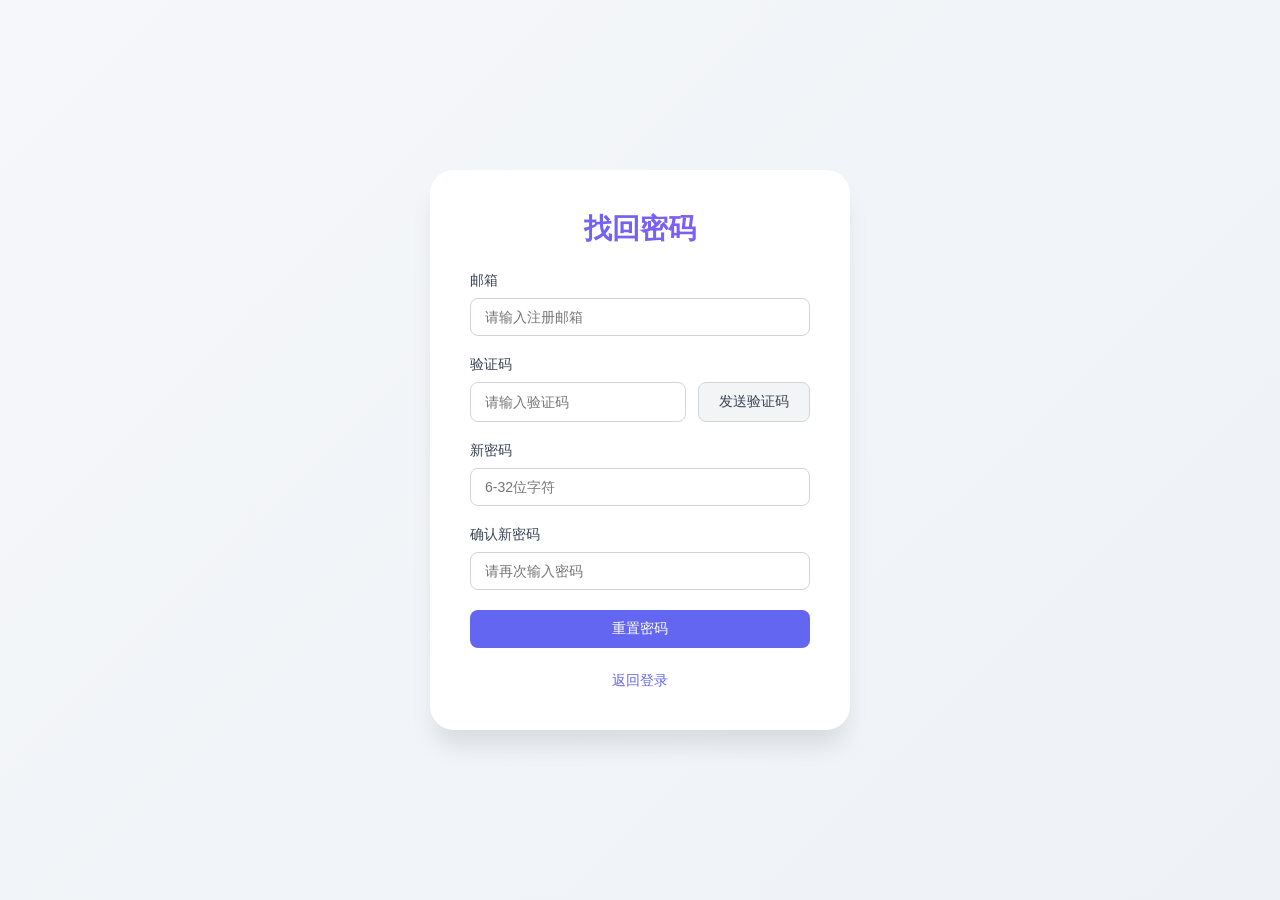
<file: src/main/resources/static/reset-password.html>
<!DOCTYPE html>
<html lang="zh-CN">
<head>
    <meta charset="UTF-8">
    <meta name="viewport" content="width=device-width, initial-scale=1.0">
    <title>找回密码 - 银幕记忆</title>
    <link rel="stylesheet" href="css/style.css">
    <style>
        .reset-page {
            min-height: 100vh;
            display: flex;
            align-items: center;
            justify-content: center;
            padding: 20px;
            background: linear-gradient(135deg, #f5f7fa 0%, #eef2f6 100%);
        }
        .reset-card {
            background: var(--white);
            border-radius: var(--radius-xl);
            box-shadow: var(--shadow-xl);
            width: 100%;
            max-width: 420px;
            padding: 40px;
        }
        .error-message {
            background: #fee2e2;
            color: #991b1b;
            padding: 12px;
            border-radius: var(--radius-md);
            margin-bottom: 20px;
            font-size: 14px;
            display: none;
        }
        .success-message {
            background: #d1fae5;
            color: #059669;
            padding: 12px;
            border-radius: var(--radius-md);
            margin-bottom: 20px;
            font-size: 14px;
            display: none;
        }
    </style>
</head>
<body>
<div class="reset-page">
    <div class="reset-card">
        <h1 class="login-title" style="text-align: center; margin-bottom: 24px;">找回密码</h1>

        <div id="errorMessage" class="error-message"></div>
        <div id="successMessage" class="success-message"></div>

        <form id="resetForm">
            <div class="form-group">
                <label class="form-label">邮箱</label>
                <input type="email" id="email" class="form-input" placeholder="请输入注册邮箱" required>
            </div>

            <div class="form-group">
                <label class="form-label">验证码</label>
                <div style="display: flex; gap: 12px;">
                    <input type="text" id="code" class="form-input" placeholder="请输入验证码" required style="flex: 1;">
                    <button type="button" class="btn btn-secondary" id="sendCodeBtn" style="white-space: nowrap;">发送验证码</button>
                </div>
            </div>

            <div class="form-group">
                <label class="form-label">新密码</label>
                <input type="password" id="newPassword" class="form-input" placeholder="6-32位字符" required>
            </div>

            <div class="form-group">
                <label class="form-label">确认新密码</label>
                <input type="password" id="confirmPassword" class="form-input" placeholder="请再次输入密码" required>
            </div>

            <button type="submit" class="btn btn-primary btn-block">重置密码</button>
        </form>

        <div class="login-footer">
            <a href="login.html">返回登录</a>
        </div>
    </div>
</div>

<script>
    const API_BASE_URL = window.location.origin;
    let countdown = 60;
    let timer = null;

    // 发送验证码
    document.getElementById('sendCodeBtn').addEventListener('click', async () => {
        const email = document.getElementById('email').value.trim();

        if (!email) {
            showError('请先填写邮箱');
            return;
        }

        const emailRegex = /^[^\s@]+@[^\s@]+\.[^\s@]+$/;
        if (!emailRegex.test(email)) {
            showError('请输入有效的邮箱地址');
            return;
        }

        try {
            const response = await fetch(`${API_BASE_URL}/user/send-reset-code?email=${encodeURIComponent(email)}`, {
                method: 'POST'
            });
            const result = await response.json();

            if (result.code === 200) {
                showSuccess('验证码已发送，请查收邮件');
                startCountdown();
            } else {
                showError(result.message);
            }
        } catch (error) {
            showError('发送失败，请稍后重试');
        }
    });

    function startCountdown() {
        const btn = document.getElementById('sendCodeBtn');
        btn.disabled = true;
        timer = setInterval(() => {
            countdown--;
            btn.textContent = `${countdown}秒后重试`;
            if (countdown <= 0) {
                clearInterval(timer);
                btn.disabled = false;
                btn.textContent = '发送验证码';
                countdown = 60;
            }
        }, 1000);
    }

    // 重置密码
    document.getElementById('resetForm').addEventListener('submit', async (e) => {
        e.preventDefault();

        const email = document.getElementById('email').value.trim();
        const code = document.getElementById('code').value.trim();
        const newPassword = document.getElementById('newPassword').value;
        const confirmPassword = document.getElementById('confirmPassword').value;

        // 验证密码长度
        if (newPassword.length < 6) {
            showError('密码长度至少6位');
            return;
        }

        // 密码格式校验：不允许空格，只能包含数字、字母、符号
        const passwordRegex = /^[A-Za-z0-9!@#$%^&*()_+\-=\[\]{};':"\\|,.<>\/?~`]+$/;
        if (!passwordRegex.test(newPassword)) {
            showError('密码只能包含数字、字母和符号，不能包含空格');
            return;
        }

        if (newPassword !== confirmPassword) {
            showError('两次输入的密码不一致');
            return;
        }

        try {
            const response = await fetch(`${API_BASE_URL}/user/reset-password`, {
                method: 'POST',
                headers: { 'Content-Type': 'application/json' },
                body: JSON.stringify({ email, code, newPassword })
            });
            const result = await response.json();

            if (result.code === 200) {
                showSuccess('密码重置成功！3秒后跳转到登录页');
                setTimeout(() => {
                    window.location.href = 'login.html';
                }, 3000);
            } else {
                showError(result.message);
            }
        } catch (error) {
            showError('重置失败，请稍后重试');
        }
    });

    function showError(msg) {
        const errorDiv = document.getElementById('errorMessage');
        const successDiv = document.getElementById('successMessage');
        errorDiv.textContent = msg;
        errorDiv.style.display = 'block';
        successDiv.style.display = 'none';
        setTimeout(() => {
            errorDiv.style.display = 'none';
        }, 3000);
    }

    function showSuccess(msg) {
        const errorDiv = document.getElementById('errorMessage');
        const successDiv = document.getElementById('successMessage');
        successDiv.textContent = msg;
        successDiv.style.display = 'block';
        errorDiv.style.display = 'none';
        setTimeout(() => {
            successDiv.style.display = 'none';
        }, 3000);
    }
</script>
</body>
</html>
</file>
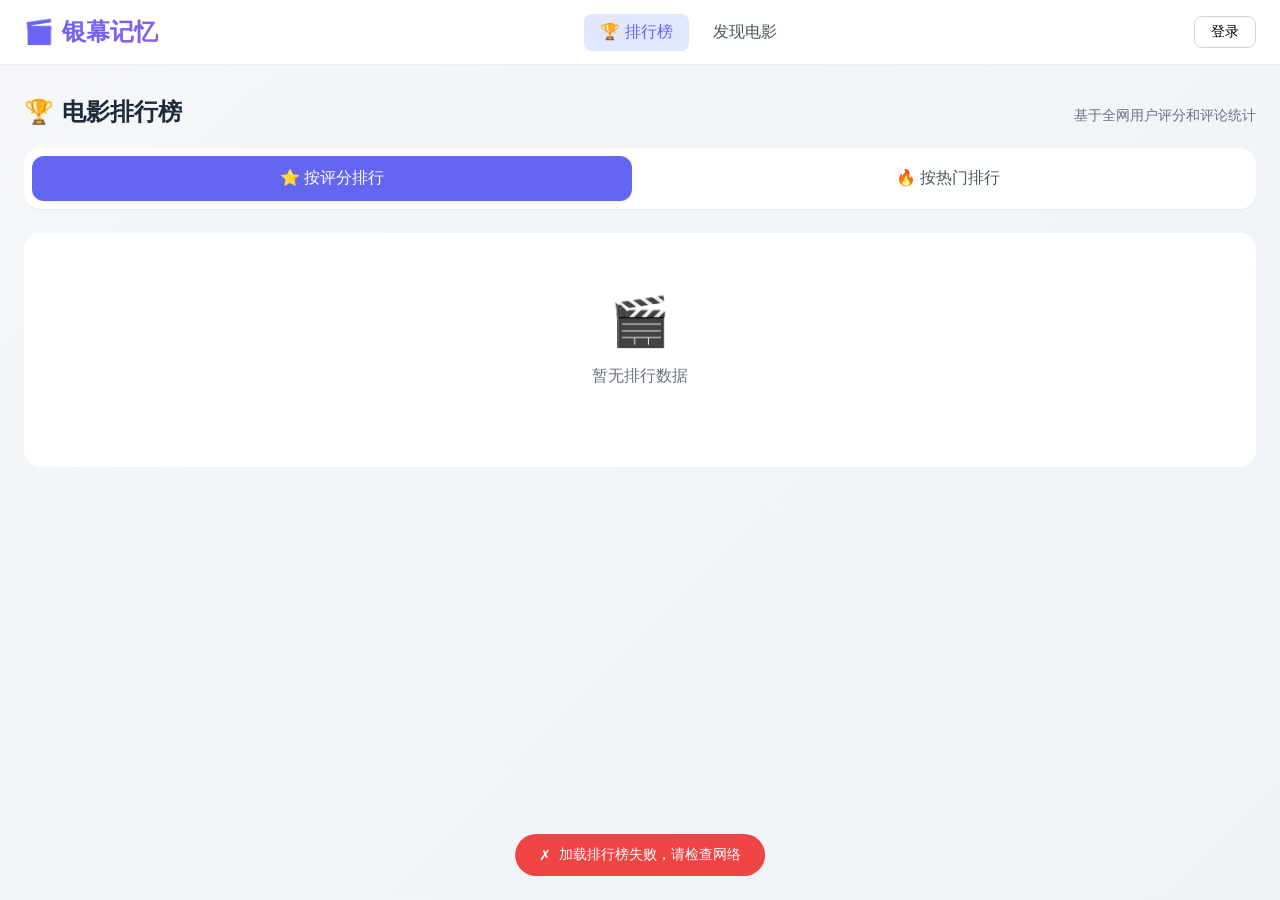
<file: src/main/resources/static/top-rated.html>
<!DOCTYPE html>
<html lang="zh-CN">
<head>
    <meta charset="UTF-8">
    <meta name="viewport" content="width=device-width, initial-scale=1.0, user-scalable=yes">
    <title>排行榜 - 银幕记忆</title>
    <link rel="stylesheet" href="css/style.css">
    <style>
        /* 排行榜专用样式 */
        .rank-badge {
            position: absolute;
            top: 10px;
            left: 10px;
            width: 40px;
            height: 40px;
            background: linear-gradient(135deg, #fbbf24, #f59e0b);
            border-radius: 50%;
            display: flex;
            align-items: center;
            justify-content: center;
            font-size: 18px;
            font-weight: 700;
            color: white;
            box-shadow: 0 2px 8px rgba(0,0,0,0.2);
            z-index: 10;
        }

        .rank-badge.top-1 {
            background: linear-gradient(135deg, #ffd700, #ff8c00);
            width: 48px;
            height: 48px;
            font-size: 24px;
        }

        .rank-badge.top-2 {
            background: linear-gradient(135deg, #c0c0c0, #a0a0a0);
        }

        .rank-badge.top-3 {
            background: linear-gradient(135deg, #cd7f32, #b8860b);
        }

        .rankings-tabs {
            display: flex;
            gap: 16px;
            margin-bottom: 24px;
            background: var(--white);
            border-radius: var(--radius-lg);
            padding: 8px;
            box-shadow: var(--shadow-sm);
        }

        .rankings-tab {
            flex: 1;
            padding: 12px 24px;
            background: transparent;
            border: none;
            border-radius: var(--radius-md);
            font-size: 1rem;
            font-weight: 500;
            cursor: pointer;
            transition: all 0.2s;
            color: var(--gray-600);
        }

        .rankings-tab.active {
            background: var(--primary);
            color: white;
            box-shadow: var(--shadow-sm);
        }

        .rankings-tab:hover:not(.active) {
            background: var(--gray-100);
        }

        .rank-header {
            display: flex;
            justify-content: space-between;
            align-items: baseline;
            margin-bottom: 20px;
            flex-wrap: wrap;
            gap: 12px;
        }

        .rank-header h2 {
            font-size: 1.5rem;
            font-weight: 600;
        }

        .rank-stats {
            color: var(--gray-500);
            font-size: 0.875rem;
        }

        .movie-card {
            position: relative;
        }

        @media (max-width: 768px) {
            .rankings-tab {
                padding: 10px 16px;
                font-size: 0.875rem;
            }
            .rank-badge {
                width: 32px;
                height: 32px;
                font-size: 14px;
            }
            .rank-badge.top-1 {
                width: 38px;
                height: 38px;
                font-size: 18px;
            }
        }
    </style>
</head>
<body>
<nav class="navbar">
    <div class="navbar-container">
        <div class="logo" onclick="window.location.href='index.html'">🎬 银幕记忆</div>
        <div class="nav-menu">
            <a href="top-rated.html" class="active">🏆 排行榜</a>
            <a href="index.html">发现电影</a>
            <a href="my-collections.html" id="myCollectionsLink" style="display: none;">我的收藏</a>
            <a href="my-comments.html" id="myCommentsLink" style="display: none;">我的评价</a>
            <a href="profile.html" id="profileLink" style="display: none;">个人资料</a>
        </div>
        <div class="nav-links">
            <div id="userInfoArea" class="user-info">
                <span class="username" id="username"></span>
                <button class="logout-btn" id="loginLogoutBtn" onclick="handleLoginLogout()">登录</button>
            </div>
        </div>
    </div>
</nav>

<div class="container">
    <div class="rank-header">
        <h2>🏆 电影排行榜</h2>
        <div class="rank-stats">基于全网用户评分和评论统计</div>
    </div>

    <div class="rankings-tabs">
        <button class="rankings-tab active" data-type="rating">⭐ 按评分排行</button>
        <button class="rankings-tab" data-type="popular">🔥 按热门排行</button>
    </div>

    <div id="moviesGrid" class="movies-grid"></div>
    <div id="loadingIndicator" class="loading-more" style="display: none;">
        <div class="spinner"></div> 加载中...
    </div>
    <div id="emptyState" class="empty-state" style="display: none;">
        <div class="empty-state-icon">🎬</div>
        <p class="empty-state-text">暂无排行数据</p>
    </div>
</div>

<!-- 电影详情模态框 -->
<div id="movieDetailModal" class="modal">
    <div class="modal-content" style="max-width: 800px; max-height: 85vh; overflow-y: auto;">
        <div class="modal-header">
            <h3 class="modal-title" id="detailTitle"></h3>
            <button class="modal-close" id="closeDetailModalBtn">&times;</button>
        </div>
        <div class="modal-body" id="detailBody"></div>
    </div>
</div>

<!-- 登录提示模态框 -->
<div id="loginPromptModal" class="modal login-prompt-modal">
    <div class="modal-content">
        <div class="modal-header">
            <h3 class="modal-title">需要登录</h3>
            <button class="modal-close" id="closePromptModalBtn">&times;</button>
        </div>
        <div class="modal-body">
            <div class="login-prompt-icon">🔐</div>
            <p id="promptMessage">此操作需要登录账号，请先登录</p>
        </div>
        <div class="modal-footer" style="justify-content: center;">
            <button class="btn btn-secondary" id="cancelPromptBtn">暂不登录</button>
            <button class="btn btn-primary" id="confirmLoginBtn">去登录</button>
        </div>
    </div>
</div>

<script src="js/api.js"></script>
<script src="js/common.js"></script>
<script>
    let currentRankingType = 'rating';  // 'rating' 或 'popular'
    let currentMovies = [];
    let isLoading = false;
    let pendingAction = null;
    let pendingMovieData = null;

    // 页面初始化
    document.addEventListener('DOMContentLoaded', () => {
        updateUIByLoginStatus();
        bindEvents();
        loadRankings();
    });

    function updateUIByLoginStatus() {
        const token = localStorage.getItem('token');
        const user = getCurrentUser();

        if (token && user) {
            document.getElementById('username').textContent = user.username || '用户';
            document.getElementById('loginLogoutBtn').textContent = '退出';
            document.getElementById('myCollectionsLink').style.display = 'inline-block';
            document.getElementById('myCommentsLink').style.display = 'inline-block';
            document.getElementById('profileLink').style.display = 'inline-block';
        } else {
            document.getElementById('username').textContent = '';
            document.getElementById('loginLogoutBtn').textContent = '登录';
            document.getElementById('myCollectionsLink').style.display = 'none';
            document.getElementById('myCommentsLink').style.display = 'none';
            document.getElementById('profileLink').style.display = 'none';
        }
    }

    function handleLoginLogout() {
        const token = localStorage.getItem('token');
        if (token) {
            logout();
            updateUIByLoginStatus();
        } else {
            sessionStorage.setItem('redirectAfterLogin', window.location.href);
            window.location.href = 'login.html';
        }
    }

    function bindEvents() {
        // 排行榜选项卡切换
        document.querySelectorAll('.rankings-tab').forEach(tab => {
            tab.addEventListener('click', () => {
                const type = tab.dataset.type;
                if (type === currentRankingType) return;

                currentRankingType = type;
                document.querySelectorAll('.rankings-tab').forEach(t => t.classList.remove('active'));
                tab.classList.add('active');
                loadRankings();
            });
        });

        // 登录提示模态框事件
        document.getElementById('closePromptModalBtn').addEventListener('click', closeLoginPrompt);
        document.getElementById('cancelPromptBtn').addEventListener('click', closeLoginPrompt);
        document.getElementById('confirmLoginBtn').addEventListener('click', () => {
            sessionStorage.setItem('redirectAfterLogin', window.location.href);
            sessionStorage.setItem('pendingAction', JSON.stringify(pendingAction));
            sessionStorage.setItem('pendingMovieData', JSON.stringify(pendingMovieData));
            window.location.href = 'login.html';
        });

        // 详情模态框关闭
        document.getElementById('closeDetailModalBtn').addEventListener('click', () => {
            document.getElementById('movieDetailModal').classList.remove('show');
        });
    }

    function showLoginPrompt(message, action, movieData = null) {
        pendingAction = action;
        pendingMovieData = movieData;
        document.getElementById('promptMessage').textContent = message || '此操作需要登录账号，请先登录';
        document.getElementById('loginPromptModal').classList.add('show');
    }

    function closeLoginPrompt() {
        pendingAction = null;
        pendingMovieData = null;
        document.getElementById('loginPromptModal').classList.remove('show');
    }

    // 加载排行榜数据
    async function loadRankings() {
        isLoading = true;
        document.getElementById('loadingIndicator').style.display = 'flex';
        document.getElementById('moviesGrid').innerHTML = '';
        document.getElementById('emptyState').style.display = 'none';

        try {
            const url = `${API_BASE_URL}/movie/rankings?type=${currentRankingType}`;
            console.log('请求排行榜URL:', url);

            const response = await fetch(url);
            const result = await response.json();

            if (result.code === 200 && result.data && result.data.length > 0) {
                currentMovies = result.data;
                renderMovies(currentMovies);
            } else {
                document.getElementById('moviesGrid').innerHTML = '';
                document.getElementById('emptyState').style.display = 'block';
            }
        } catch (error) {
            console.error('加载排行榜失败:', error);
            showToast('加载排行榜失败，请检查网络', 'error');
            document.getElementById('moviesGrid').innerHTML = '';
            document.getElementById('emptyState').style.display = 'block';
        } finally {
            isLoading = false;
            document.getElementById('loadingIndicator').style.display = 'none';
        }
    }

    // 渲染电影卡片（带排名）
    function renderMovies(movies) {
        const grid = document.getElementById('moviesGrid');
        if (!movies || movies.length === 0) {
            grid.innerHTML = '';
            return;
        }

        grid.innerHTML = movies.map((movie, index) => {
            const rank = index + 1;
            let rankClass = '';
            if (rank === 1) rankClass = 'top-1';
            else if (rank === 2) rankClass = 'top-2';
            else if (rank === 3) rankClass = 'top-3';

            let statsHtml = '';
            if (currentRankingType === 'rating') {
                const avgRating = movie.avgRating || 0;
                statsHtml = `<div class="rank-stats-info">⭐ ${avgRating.toFixed(1)} 分 (${movie.ratingCount || 0}人评价)</div>`;
            } else {
                statsHtml = `<div class="rank-stats-info">💬 ${movie.commentCount || 0} 条评论</div>`;
            }

            // 重要：确保传递给详情页的是正确的 ID
            // 优先使用 tmdbId，如果没有则使用 movieId（但 movieId 是本地数据库ID，可能不是TMDB真实ID）
            const detailId = movie.tmdbId || movie.movieId;
            console.log('电影:', movie.movieName, 'tmdbId:', movie.tmdbId, '使用的ID:', detailId);

            return `
            <div class="card movie-card" data-movie-id="${movie.movieId}">
                <div class="rank-badge ${rankClass}">${rank}</div>
                <img src="${movie.posterUrl || 'https://via.placeholder.com/300x450?text=No+Poster'}"
                     class="movie-poster"
                     alt="${escapeHtml(movie.movieName)}"
                     onerror="this.src='https://via.placeholder.com/300x450?text=No+Poster'">
                <div class="movie-info">
                    <h3 class="movie-title">${escapeHtml(movie.movieName)}</h3>
                    <p class="movie-director">${escapeHtml(movie.director || '未知导演')}</p>
                    <p class="movie-year">${movie.year || '未知年份'}</p>
                    ${statsHtml}
                    <div style="margin-top: 12px;">
                        <button class="btn btn-primary btn-sm view-detail" data-id="${detailId}">查看详情</button>
                    </div>
                </div>
            </div>
        `;
        }).join('');

        // 绑定卡片点击事件
        document.querySelectorAll('.movie-card').forEach(card => {
            const viewBtn = card.querySelector('.view-detail');
            const detailId = viewBtn.dataset.id;

            card.addEventListener('click', (e) => {
                if (e.target.classList.contains('view-detail') || e.target.classList.contains('btn')) return;
                showMovieDetail(detailId);
            });

            viewBtn.addEventListener('click', (e) => {
                e.stopPropagation();
                showMovieDetail(detailId);
            });
        });
    }

    // 显示电影详情
    async function showMovieDetail(tmdbId) {
        const modal = document.getElementById('movieDetailModal');
        const titleElem = document.getElementById('detailTitle');
        const bodyElem = document.getElementById('detailBody');

        titleElem.textContent = '加载中...';
        bodyElem.innerHTML = '<div style="text-align: center; padding: 40px;"><div class="spinner"></div> 加载电影详情...</div>';
        modal.classList.add('show');

        try {
            // 获取电影详情
            const detailResponse = await fetch(`${API_BASE_URL}/tmdb/movie/${tmdbId}`);
            const movie = await detailResponse.json();

            // 获取收藏状态（如果已登录）
            let isCollected = false;
            const token = localStorage.getItem('token');
            if (token) {
                const collectionsResult = await movieAPI.getAllMovies();
                if (collectionsResult.code === 200) {
                    isCollected = collectionsResult.data.some(m => m.tmdbId === tmdbId);
                }
            }

            // 解析导演和演员
            let director = '未知';
            let cast = [];
            if (movie.credits && movie.credits.crew) {
                const directorObj = movie.credits.crew.find(person => person.job === 'Director');
                if (directorObj) director = directorObj.name;
            }
            if (movie.credits && movie.credits.cast) {
                cast = movie.credits.cast.slice(0, 5).map(actor => actor.name);
            }

            titleElem.textContent = movie.title || '电影详情';
            bodyElem.innerHTML = `
        <div style="display: flex; gap: 20px; flex-wrap: wrap;">
          <img src="${movie.poster_path ? 'https://image.tmdb.org/t/p/w300' + movie.poster_path : 'https://via.placeholder.com/200x300?text=No+Poster'}"
               style="width: 200px; border-radius: var(--radius-md); object-fit: cover;">
          <div style="flex: 1; min-width: 200px;">
            <p><strong>原名：</strong> ${escapeHtml(movie.original_title || movie.title)}</p>
            <p><strong>上映日期：</strong> ${movie.release_date || '未知'}</p>
            <p><strong>导演：</strong> ${escapeHtml(director)}</p>
            <p><strong>主演：</strong> ${cast.length > 0 ? cast.map(escapeHtml).join('、') : '暂无信息'}</p>
            <p><strong>评分：</strong> ${movie.vote_average ? movie.vote_average.toFixed(1) : '暂无'} / 10</p>
            <p><strong>类型：</strong> ${movie.genres ? movie.genres.map(g => g.name).join('、') : '未知'}</p>
            <p><strong>简介：</strong> ${escapeHtml(movie.overview || '暂无简介')}</p>
            <div style="margin-top: 20px;">
              <button class="btn btn-primary" id="collectFromDetailBtn" ${isCollected ? 'disabled style="background: var(--gray-400); cursor: not-allowed;"' : ''}>
                ${isCollected ? '✓ 已收藏' : '⭐ 收藏到我的电影'}
              </button>
            </div>
          </div>
        </div>
      `;

            // 绑定收藏按钮事件
            if (!isCollected) {
                const collectBtn = document.getElementById('collectFromDetailBtn');
                if (collectBtn) {
                    collectBtn.addEventListener('click', () => {
                        const token = localStorage.getItem('token');
                        if (!token) {
                            showLoginPrompt('收藏电影需要登录，请先登录', { type: 'collect', movieData: { id: movie.id, title: movie.title, poster_path: movie.poster_path, release_date: movie.release_date } });
                        } else {
                            collectMovie({ id: movie.id, title: movie.title, poster_path: movie.poster_path, release_date: movie.release_date });
                        }
                    });
                }
            }

        } catch (error) {
            console.error('加载电影详情失败:', error);
            bodyElem.innerHTML = '<div style="text-align: center; padding: 40px; color: var(--danger);">加载失败，请重试</div>';
        }
    }

    // 收藏电影
    async function collectMovie(movie) {
        try {
            const detailResponse = await fetch(`${API_BASE_URL}/tmdb/movie/${movie.id}`);
            const fullMovieData = await detailResponse.json();

            let director = '';
            if (fullMovieData.credits && fullMovieData.credits.crew) {
                const directorObj = fullMovieData.credits.crew.find(person => person.job === 'Director');
                if (directorObj) director = directorObj.name;
            }

            let genre = '';
            if (fullMovieData.genres && fullMovieData.genres.length > 0) {
                genre = fullMovieData.genres.map(g => g.name).join('、');
            }

            let region = '';
            if (fullMovieData.production_countries && fullMovieData.production_countries.length > 0) {
                region = fullMovieData.production_countries[0].name;
            }

            const movieData = {
                movieName: movie.title,
                director: director,
                year: movie.release_date ? parseInt(movie.release_date.split('-')[0]) : null,
                posterUrl: movie.poster_path ? 'https://image.tmdb.org/t/p/w500' + movie.poster_path : '',
                genre: genre,
                region: region,
                personalRating: 0,
                watchStatus: '想看',
                privateReview: ''
            };

            const result = await movieAPI.addMovie(movieData);
            if (result.code === 200) {
                showToast('收藏成功！', 'success');
                document.getElementById('movieDetailModal').classList.remove('show');
            } else {
                showToast(result.message || '收藏失败', 'error');
            }
        } catch (error) {
            console.error('收藏失败:', error);
            showToast('收藏失败', 'error');
        }
    }

    // 检查登录后是否需要执行待处理操作
    function checkPendingAction() {
        const pending = sessionStorage.getItem('pendingAction');
        const movieData = sessionStorage.getItem('pendingMovieData');
        if (pending) {
            const action = JSON.parse(pending);
            sessionStorage.removeItem('pendingAction');
            sessionStorage.removeItem('pendingMovieData');
            if (action.type === 'collect' && action.movieData) {
                collectMovie(action.movieData);
            }
        }
    }

    setTimeout(checkPendingAction, 500);
</script>
</body>
</html>
</file>
<file: src/main/resources/static/css/style.css>
/* ==================== 全局样式 ==================== */
* {
  margin: 0;
  padding: 0;
  box-sizing: border-box;
}

:root {
  --primary: #6366f1;
  --primary-dark: #4f46e5;
  --primary-light: #e0e7ff;
  --secondary: #8b5cf6;
  --success: #10b981;
  --danger: #ef4444;
  --warning: #f59e0b;
  --info: #3b82f6;
  --dark: #1f2937;
  --gray-100: #f3f4f6;
  --gray-200: #e5e7eb;
  --gray-300: #d1d5db;
  --gray-400: #9ca3af;
  --gray-500: #6b7280;
  --gray-600: #4b5563;
  --gray-700: #374151;
  --gray-800: #1f2937;
  --white: #ffffff;
  --radius-sm: 8px;
  --radius-md: 12px;
  --radius-lg: 16px;
  --radius-xl: 24px;
  --shadow-sm: 0 1px 2px 0 rgb(0 0 0 / 0.05);
  --shadow-md: 0 4px 6px -1px rgb(0 0 0 / 0.1);
  --shadow-lg: 0 10px 15px -3px rgb(0 0 0 / 0.1);
  --shadow-xl: 0 20px 25px -5px rgb(0 0 0 / 0.1);
}

body {
  font-family: 'Inter', system-ui, -apple-system, 'Segoe UI', sans-serif;
  background: linear-gradient(135deg, #f5f7fa 0%, #eef2f6 100%);
  min-height: 100vh;
  color: var(--dark);
}

/* ==================== 导航栏 ==================== */
.navbar {
  background: var(--white);
  box-shadow: var(--shadow-sm);
  position: sticky;
  top: 0;
  z-index: 100;
}

.navbar-container {
  max-width: 1400px;
  margin: 0 auto;
  padding: 0 24px;
  display: flex;
  justify-content: space-between;
  align-items: center;
  height: 64px;
}

.logo {
  font-size: 1.5rem;
  font-weight: 700;
  background: linear-gradient(135deg, var(--primary), var(--secondary));
  -webkit-background-clip: text;
  background-clip: text;
  color: transparent;
  cursor: pointer;
}

.nav-links {
  display: flex;
  align-items: center;
  gap: 24px;
}

.nav-links a {
  text-decoration: none;
  color: var(--gray-600);
  font-weight: 500;
  transition: color 0.2s;
}

.nav-links a:hover,
.nav-links a.active {
  color: var(--primary);
}

/* 导航菜单（发现电影/我的收藏等） */
.nav-menu {
  display: flex;
  gap: 8px;
  margin-left: 40px;
}

.nav-menu a {
  padding: 8px 16px;
  border-radius: var(--radius-sm);
  text-decoration: none;
  color: var(--gray-600);
  transition: all 0.2s;
}

.nav-menu a:hover,
.nav-menu a.active {
  background: var(--primary-light);
  color: var(--primary);
}

.user-info {
  display: flex;
  align-items: center;
  gap: 16px;
}

.username {
  font-weight: 500;
  color: var(--gray-700);
}

.logout-btn {
  background: none;
  border: 1px solid var(--gray-300);
  padding: 6px 16px;
  border-radius: var(--radius-sm);
  cursor: pointer;
  font-size: 0.875rem;
  transition: all 0.2s;
}

.logout-btn:hover {
  background: var(--danger);
  color: white;
  border-color: var(--danger);
}

/* ==================== 容器 ==================== */
.container {
  max-width: 1400px;
  margin: 0 auto;
  padding: 32px 24px;
}

/* ==================== 卡片 ==================== */
.card {
  background: var(--white);
  border-radius: var(--radius-lg);
  box-shadow: var(--shadow-sm);
  transition: transform 0.2s, box-shadow 0.2s;
}

.card:hover {
  box-shadow: var(--shadow-md);
}

/* ==================== 电影网格 & 卡片 ==================== */
.movies-grid {
  display: grid;
  grid-template-columns: repeat(auto-fill, minmax(260px, 1fr));
  gap: 24px;
  margin-top: 24px;
}

.movie-card {
  cursor: pointer;
  overflow: hidden;
  transition: all 0.3s;
}

.movie-card:hover {
  transform: translateY(-4px);
  box-shadow: var(--shadow-lg);
}

.movie-poster {
  width: 100%;
  height: 360px;
  object-fit: cover;
  border-radius: var(--radius-md);
}

.movie-info {
  padding: 16px;
}

.movie-title {
  font-size: 1.1rem;
  font-weight: 600;
  margin-bottom: 4px;
  overflow: hidden;
  text-overflow: ellipsis;
  white-space: nowrap;
}

.movie-director,
.movie-year {
  font-size: 0.8rem;
  color: var(--gray-500);
}

/* ==================== 表单样式 ==================== */
.form-group {
  margin-bottom: 20px;
}

.form-label {
  display: block;
  font-size: 0.875rem;
  font-weight: 500;
  margin-bottom: 8px;
  color: var(--gray-700);
}

.form-input,
.form-select,
.form-textarea {
  width: 100%;
  padding: 10px 14px;
  border: 1px solid var(--gray-300);
  border-radius: var(--radius-sm);
  font-size: 0.875rem;
  transition: all 0.2s;
}

.form-input:focus,
.form-select:focus,
.form-textarea:focus {
  outline: none;
  border-color: var(--primary);
  box-shadow: 0 0 0 3px var(--primary-light);
}

.form-textarea {
  min-height: 100px;
  resize: vertical;
}

.form-hint {
  display: block;
  font-size: 0.75rem;
  color: var(--gray-400);
  margin-top: 4px;
}

/* ==================== 按钮样式 ==================== */
.btn {
  display: inline-flex;
  align-items: center;
  justify-content: center;
  gap: 8px;
  padding: 10px 20px;
  font-size: 0.875rem;
  font-weight: 500;
  border: none;
  border-radius: var(--radius-sm);
  cursor: pointer;
  transition: all 0.2s;
}

.btn-primary {
  background: var(--primary);
  color: white;
}

.btn-primary:hover {
  background: var(--primary-dark);
  transform: translateY(-1px);
}

.btn-secondary {
  background: var(--gray-100);
  color: var(--gray-700);
  border: 1px solid var(--gray-300);
}

.btn-secondary:hover {
  background: var(--gray-200);
}

.btn-danger {
  background: var(--danger);
  color: white;
}

.btn-danger:hover {
  background: #dc2626;
}

.btn-success {
  background: var(--success);
  color: white;
}

.btn-sm {
  padding: 6px 12px;
  font-size: 0.75rem;
}

.btn-block {
  width: 100%;
}

/* ==================== 筛选区域 ==================== */
.filter-section {
  background: var(--white);
  border-radius: var(--radius-lg);
  padding: 20px;
  margin-bottom: 24px;
}

.search-bar {
  display: flex;
  gap: 12px;
  margin-bottom: 16px;
  width: 100%;
}

.search-bar input {
  flex: 1;
  min-width: 0;  /* 防止 flex 溢出 */
  padding: 10px 14px;
  border: 1px solid var(--gray-300);
  border-radius: var(--radius-sm);
  font-size: 0.875rem;
}

.search-bar input:focus {
  outline: none;
  border-color: var(--primary);
  box-shadow: 0 0 0 3px var(--primary-light);
}

.search-bar .btn {
  flex-shrink: 0;  /* 按钮宽度不变 */
}

.search-input {
  flex: 1;
  padding: 10px 14px;
  border: 1px solid var(--gray-300);
  border-radius: var(--radius-sm);
  font-size: 0.875rem;
}

.advanced-filters {
  display: flex;
  flex-wrap: wrap;
  gap: 16px;
  margin-bottom: 16px;
}

.filter-item {
  flex: 1;
  min-width: 150px;
}

.filter-actions {
  display: flex;
  gap: 12px;
  justify-content: flex-end;
}

/* ==================== 分页 ==================== */
.pagination {
  display: flex;
  justify-content: center;
  gap: 8px;
  margin-top: 32px;
}

.page-btn {
  padding: 8px 14px;
  border: 1px solid var(--gray-300);
  background: var(--white);
  border-radius: var(--radius-sm);
  cursor: pointer;
  transition: all 0.2s;
}

.page-btn:hover {
  border-color: var(--primary);
  color: var(--primary);
}

.page-btn.active {
  background: var(--primary);
  color: white;
  border-color: var(--primary);
}

/* ==================== 星星评分组件 ==================== */
.stars-container {
  display: inline-flex;
  gap: 4px;
}

.star {
  font-size: 20px;
  cursor: pointer;
  transition: all 0.2s;
  color: var(--gray-400);
}

.star.active {
  color: #fbbf24;
}

.star-large {
  font-size: 28px;
}

.star-small {
  font-size: 14px;
}

/* ==================== 模态框 ==================== */
.modal {
  display: none;
  position: fixed;
  top: 0;
  left: 0;
  width: 100%;
  height: 100%;
  background: rgba(0, 0, 0, 0.5);
  z-index: 1000;
  align-items: center;
  justify-content: center;
}

.modal.show {
  display: flex;
}

.modal-content {
  background: var(--white);
  border-radius: var(--radius-lg);
  max-width: 600px;
  width: 90%;
  max-height: 85vh;
  overflow-y: auto;
  animation: modalSlideIn 0.3s ease;
}

@keyframes modalSlideIn {
  from {
    opacity: 0;
    transform: translateY(-30px);
  }
  to {
    opacity: 1;
    transform: translateY(0);
  }
}

.modal-header {
  display: flex;
  justify-content: space-between;
  align-items: center;
  padding: 20px 24px;
  border-bottom: 1px solid var(--gray-200);
}

.modal-title {
  font-size: 1.25rem;
  font-weight: 600;
}

.modal-close {
  background: none;
  border: none;
  font-size: 24px;
  cursor: pointer;
  color: var(--gray-400);
  transition: color 0.2s;
}

.modal-close:hover {
  color: var(--danger);
}

.modal-body {
  padding: 24px;
}

.modal-footer {
  padding: 16px 24px;
  border-top: 1px solid var(--gray-200);
  display: flex;
  justify-content: flex-end;
  gap: 12px;
}

/* ==================== 标签页 ==================== */
.tabs {
  display: flex;
  gap: 12px;
  margin-bottom: 20px;
}

.tab-btn {
  flex: 1;
  padding: 10px;
  background: var(--gray-100);
  border: 1px solid var(--gray-300);
  border-radius: var(--radius-sm);
  cursor: pointer;
  font-size: 0.875rem;
  transition: all 0.2s;
}

.tab-btn.active {
  background: var(--primary);
  color: white;
  border-color: var(--primary);
}

.tab-pane {
  display: none;
}

.tab-pane.active {
  display: block;
}

/* ==================== 评价列表 ==================== */
.comment-list {
  display: flex;
  flex-direction: column;
  gap: 16px;
}

.comment-item {
  background: var(--white);
  border-radius: var(--radius-md);
  padding: 20px;
  box-shadow: var(--shadow-sm);
  transition: box-shadow 0.2s;
}

.comment-item:hover {
  box-shadow: var(--shadow-md);
}

.comment-header {
  display: flex;
  justify-content: space-between;
  align-items: center;
  margin-bottom: 8px;
}

.comment-user {
  font-weight: 600;
  color: var(--primary);
  display: flex;
  align-items: center;
  gap: 8px;
}

.user-avatar {
  width: 32px;
  height: 32px;
  background: linear-gradient(135deg, var(--primary), var(--secondary));
  border-radius: 50%;
  display: flex;
  align-items: center;
  justify-content: center;
  color: white;
  font-weight: 600;
  font-size: 14px;
}

.comment-time {
  font-size: 0.75rem;
  color: var(--gray-400);
}

.comment-rating {
  margin-bottom: 12px;
}

.comment-content {
  line-height: 1.6;
  margin-bottom: 12px;
  color: var(--gray-600);
}

.comment-actions {
  display: flex;
  gap: 8px;
  justify-content: flex-end;
  margin-top: 12px;
  padding-top: 12px;
  border-top: 1px solid var(--gray-100);
}

/* ==================== 观影状态标签 ==================== */
.watch-status {
  display: inline-block;
  padding: 2px 8px;
  border-radius: 20px;
  font-size: 0.7rem;
  font-weight: 500;
}

.watch-status.想看 {
  background: #fef3c7;
  color: #d97706;
}

.watch-status.已看 {
  background: #d1fae5;
  color: #059669;
}

.watch-status.不感兴趣 {
  background: #fee2e2;
  color: #dc2626;
}

/* ==================== Toast 提示 ==================== */
.toast {
  position: fixed;
  bottom: 24px;
  left: 50%;
  transform: translateX(-50%) translateY(100px);
  background: var(--dark);
  color: white;
  padding: 12px 24px;
  border-radius: 40px;
  font-size: 0.875rem;
  z-index: 1100;
  transition: transform 0.3s, opacity 0.3s;
  opacity: 0;
  display: flex;
  align-items: center;
  gap: 8px;
}

.toast.show {
  transform: translateX(-50%) translateY(0);
  opacity: 1;
}

.toast.success {
  background: var(--success);
}

.toast.error {
  background: var(--danger);
}

.toast.warning {
  background: var(--warning);
}

/* ==================== 加载状态 ==================== */
.loading {
  pointer-events: none;
  opacity: 0.6;
}

.spinner {
  width: 16px;
  height: 16px;
  border: 2px solid rgba(255, 255, 255, 0.3);
  border-top-color: white;
  border-radius: 50%;
  animation: spin 0.6s linear infinite;
  display: inline-block;
}

@keyframes spin {
  to {
    transform: rotate(360deg);
  }
}

/* ==================== 电影详情页 ==================== */
.movie-detail-header {
  display: flex;
  flex-wrap: wrap;
  gap: 32px;
  background: var(--white);
  border-radius: var(--radius-lg);
  padding: 32px;
  margin-bottom: 32px;
}

.movie-detail-poster {
  width: 240px;
  height: 360px;
  object-fit: cover;
  border-radius: var(--radius-md);
  box-shadow: var(--shadow-md);
}

.movie-detail-info {
  flex: 1;
}

.movie-detail-title {
  font-size: 2rem;
  font-weight: 700;
  margin-bottom: 12px;
}

.movie-detail-meta {
  color: var(--gray-500);
  margin-bottom: 16px;
}

.movie-detail-meta p {
  margin-bottom: 8px;
}

.average-rating {
  margin-bottom: 16px;
  padding: 12px;
  background: var(--gray-100);
  border-radius: var(--radius-md);
}

.average-rating-label {
  font-weight: 500;
  margin-right: 12px;
}

.my-rating {
  margin-bottom: 20px;
}

/* ==================== 发现电影页面专用样式 ==================== */
.hero-section {
  text-align: center;
  padding: 40px 20px;
  background: linear-gradient(135deg, var(--primary-light), #e8ecff);
  border-radius: var(--radius-xl);
  margin-bottom: 32px;
}

.hero-title {
  font-size: 2.5rem;
  font-weight: 700;
  background: linear-gradient(135deg, var(--primary), var(--secondary));
  -webkit-background-clip: text;
  background-clip: text;
  color: transparent;
  margin-bottom: 12px;
}

.hero-subtitle {
  color: var(--gray-600);
  font-size: 1rem;
}

.search-section {
  background: var(--white);
  border-radius: var(--radius-lg);
  padding: 24px;
  margin-bottom: 24px;
  box-shadow: var(--shadow-sm);
}

.search-row {
  display: flex;
  gap: 16px;
  margin-bottom: 16px;
  flex-wrap: wrap;
}

.search-input-group {
  flex: 1;
  min-width: 200px;
}

.search-input-group label {
  display: block;
  font-size: 0.75rem;
  color: var(--gray-500);
  margin-bottom: 4px;
}

.search-input-group input,
.search-input-group select {
  width: 100%;
  padding: 10px 12px;
  border: 1px solid var(--gray-300);
  border-radius: var(--radius-sm);
  font-size: 0.875rem;
}

.search-actions {
  display: flex;
  gap: 12px;
  justify-content: flex-end;
  margin-top: 16px;
}

.loading-more {
  text-align: center;
  padding: 40px;
}

.login-prompt-modal .modal-content {
  max-width: 380px;
  text-align: center;
}

#loginPromptModal {
  z-index: 2000 !important;
}

.login-prompt-icon {
  font-size: 48px;
  margin-bottom: 16px;
}

/* ==================== 登录页面样式 ==================== */
.login-page {
  min-height: 100vh;
  display: flex;
  align-items: center;
  justify-content: center;
  padding: 20px;
  background: linear-gradient(135deg, #f5f7fa 0%, #eef2f6 100%);
}

.login-card {
  background: var(--white);
  border-radius: var(--radius-xl);
  box-shadow: var(--shadow-xl);
  width: 100%;
  max-width: 420px;
  padding: 40px;
}

.login-header {
  text-align: center;
  margin-bottom: 32px;
}

.brand-icon {
  width: 64px;
  height: 64px;
  background: linear-gradient(135deg, var(--primary), var(--secondary));
  margin: 0 auto 16px;
  border-radius: 32px;
  display: flex;
  align-items: center;
  justify-content: center;
  font-size: 32px;
  box-shadow: var(--shadow-md);
}

.login-title {
  font-size: 28px;
  font-weight: 700;
  background: linear-gradient(135deg, var(--primary), var(--secondary));
  -webkit-background-clip: text;
  background-clip: text;
  color: transparent;
  margin-bottom: 8px;
}

.login-subtitle {
  color: var(--gray-500);
  font-size: 14px;
}

.error-message {
  background: #fee2e2;
  color: #991b1b;
  padding: 12px;
  border-radius: var(--radius-md);
  margin-bottom: 20px;
  font-size: 14px;
  display: none;
}

.login-footer {
  text-align: center;
  margin-top: 24px;
  color: var(--gray-500);
  font-size: 14px;
}

.login-footer a {
  color: var(--primary);
  text-decoration: none;
  font-weight: 500;
}

.back-link {
  text-align: center;
  margin-top: 16px;
}

.back-link a {
  color: var(--gray-400);
  text-decoration: none;
  font-size: 13px;
}

/* ==================== 注册页面样式 ==================== */
.register-page {
  min-height: 100vh;
  display: flex;
  align-items: center;
  justify-content: center;
  padding: 20px;
}

.register-card {
  background: var(--white);
  border-radius: var(--radius-xl);
  box-shadow: var(--shadow-xl);
  width: 100%;
  max-width: 480px;
  padding: 40px;
}

.register-header {
  text-align: center;
  margin-bottom: 32px;
}

.register-title {
  font-size: 28px;
  font-weight: 700;
  background: linear-gradient(135deg, var(--primary), var(--secondary));
  -webkit-background-clip: text;
  background-clip: text;
  color: transparent;
  margin-bottom: 8px;
}

.register-subtitle {
  color: var(--gray-500);
  font-size: 14px;
}

.register-footer {
  text-align: center;
  margin-top: 24px;
  color: var(--gray-500);
  font-size: 14px;
}

.register-footer a {
  color: var(--primary);
  text-decoration: none;
  font-weight: 500;
}

.password-strength {
  margin-top: 8px;
  height: 4px;
  background: var(--gray-200);
  border-radius: 2px;
  overflow: hidden;
}

.password-strength-bar {
  height: 100%;
  width: 0%;
  transition: width 0.3s;
}

.password-strength-text {
  font-size: 12px;
  margin-top: 4px;
}

/* ==================== 个人资料页面样式 ==================== */
.profile-card {
  background: var(--white);
  border-radius: var(--radius-xl);
  box-shadow: var(--shadow-lg);
  max-width: 600px;
  margin: 0 auto;
  overflow: hidden;
}

.profile-header {
  background: linear-gradient(135deg, var(--primary), var(--secondary));
  padding: 40px;
  text-align: center;
  color: white;
}

.profile-avatar {
  width: 100px;
  height: 100px;
  background: rgba(255,255,255,0.2);
  border-radius: 50%;
  display: flex;
  align-items: center;
  justify-content: center;
  font-size: 48px;
  margin: 0 auto 16px;
}

.profile-username {
  font-size: 24px;
  font-weight: 600;
}

.profile-body {
  padding: 32px;
}

.info-row {
  display: flex;
  padding: 12px 0;
  border-bottom: 1px solid var(--gray-200);
}

.info-label {
  width: 100px;
  font-weight: 500;
  color: var(--gray-600);
}

.info-value {
  flex: 1;
  color: var(--gray-800);
}

.edit-btn {
  margin-top: 24px;
  width: 100%;
}

.stats-grid {
  display: flex;
  gap: 16px;
  margin-top: 24px;
}

.stat-card {
  flex: 1;
  background: var(--gray-100);
  border-radius: var(--radius-md);
  padding: 16px;
  text-align: center;
}

.stat-number {
  font-size: 28px;
  font-weight: 700;
  color: var(--primary);
}

.stat-label {
  font-size: 12px;
  color: var(--gray-500);
  margin-top: 4px;
}

/* ==================== 空状态 ==================== */
.empty-state {
  text-align: center;
  padding: 60px 20px;
  background: var(--white);
  border-radius: var(--radius-lg);
}

.empty-state-icon {
  font-size: 48px;
  margin-bottom: 16px;
}

.empty-state-text {
  color: var(--gray-500);
  margin-bottom: 20px;
}

/* ==================== 工具类 ==================== */
.text-center {
  text-align: center;
}

.text-muted {
  color: var(--gray-400);
}

.mt-2 {
  margin-top: 8px;
}

.mt-3 {
  margin-top: 16px;
}

.mt-4 {
  margin-top: 24px;
}

.mb-2 {
  margin-bottom: 8px;
}

.mb-3 {
  margin-bottom: 16px;
}

.mb-4 {
  margin-bottom: 24px;
}

/* ==================== 响应式设计 ==================== */
/* ==================== 响应式设计 - 平板 (768px以下) ==================== */
@media (max-width: 768px) {
  /* 导航栏响应式 */
  .navbar-container {
    flex-wrap: wrap;
    height: auto;
    padding: 12px 16px;
    gap: 12px;
  }

  .logo {
    font-size: 1.25rem;
  }

  .nav-menu {
    margin-left: 0;
    order: 2;
    width: 100%;
    justify-content: center;
    flex-wrap: wrap;
  }

  .nav-menu a {
    padding: 6px 12px;
    font-size: 0.875rem;
  }

  .nav-links {
    order: 1;
  }

  /* 容器内边距调整 */
  .container {
    padding: 20px 16px;
  }

  /* 电影网格 - 平板 */
  .movies-grid {
    grid-template-columns: repeat(auto-fill, minmax(180px, 1fr));
    gap: 16px;
  }

  .movie-poster {
    height: 260px;
  }

  /* 电影卡片信息 */
  .movie-title {
    font-size: 0.95rem;
    white-space: normal;
    line-height: 1.3;
    min-height: 2.6em;
  }

  .movie-director,
  .movie-year {
    font-size: 0.7rem;
  }

  /* 搜索区域 */
  .hero-section {
    padding: 30px 16px;
  }

  .hero-title {
    font-size: 1.75rem;
  }

  .hero-subtitle {
    font-size: 0.875rem;
  }

  .search-section {
    padding: 16px;
  }

  .search-row {
    flex-direction: column;
    gap: 12px;
  }

  .search-input-group {
    min-width: auto;
  }

  .search-actions {
    flex-direction: column;
  }

  .search-actions .btn {
    width: 100%;
  }

  /* 筛选区域 */
  .filter-section {
    padding: 16px;
  }

  .search-bar {
    flex-direction: column;
  }

  .search-bar .btn {
    width: 100%;
  }

  .advanced-filters {
    flex-direction: column;
  }

  .filter-actions {
    flex-direction: column;
  }

  .filter-actions .btn {
    width: 100%;
  }

  /* 电影详情页 */
  .movie-detail-header {
    flex-direction: column;
    align-items: center;
    text-align: center;
    padding: 20px;
  }

  .movie-detail-poster {
    width: 180px;
    height: 270px;
  }

  .movie-detail-title {
    font-size: 1.5rem;
  }

  /* 模态框 */
  .modal-content {
    width: 95%;
    margin: 16px;
    max-height: 90vh;
  }

  .modal-body {
    padding: 16px;
  }

  /* 按钮组 */
  .modal-footer {
    flex-direction: column;
  }

  .modal-footer .btn {
    width: 100%;
  }

  /* 分页 */
  .pagination {
    flex-wrap: wrap;
    gap: 6px;
  }

  .page-btn {
    padding: 6px 12px;
    font-size: 0.75rem;
  }

  /* 评论列表 */
  .comment-item {
    padding: 16px;
  }

  .comment-header {
    flex-direction: column;
    align-items: flex-start;
    gap: 4px;
  }

  .comment-actions {
    justify-content: flex-start;
  }

  /* 个人资料页 */
  .profile-card {
    margin: 0 16px;
  }

  .profile-header {
    padding: 30px 20px;
  }

  .profile-avatar {
    width: 80px;
    height: 80px;
    font-size: 36px;
  }

  .profile-username {
    font-size: 1.25rem;
  }

  .profile-body {
    padding: 20px;
  }

  .info-row {
    flex-direction: column;
    gap: 4px;
  }

  .info-label {
    width: auto;
  }

  .stats-grid {
    flex-direction: column;
    gap: 12px;
  }

  /* 登录/注册卡片 */
  .login-card,
  .register-card {
    padding: 24px 20px;
    margin: 0 16px;
  }

  .login-title,
  .register-title {
    font-size: 1.5rem;
  }
}

/* ==================== 响应式设计 - 手机 (480px以下) ==================== */
@media (max-width: 480px) {
  /* 导航栏 */
  .nav-menu {
    gap: 4px;
  }

  .nav-menu a {
    padding: 4px 8px;
    font-size: 0.75rem;
  }

  .username {
    font-size: 0.875rem;
  }

  .logout-btn {
    padding: 4px 12px;
    font-size: 0.75rem;
  }

  /* 电影网格 - 手机 */
  .movies-grid {
    grid-template-columns: repeat(auto-fill, minmax(150px, 1fr));
    gap: 12px;
  }

  .movie-poster {
    height: 220px;
  }

  .movie-info {
    padding: 12px;
  }

  .movie-title {
    font-size: 0.85rem;
  }

  .btn-sm {
    padding: 4px 8px;
    font-size: 0.7rem;
  }

  /* 评分星星 */
  .star {
    font-size: 16px;
  }

  .star-large {
    font-size: 22px;
  }

  /* Toast 提示 */
  .toast {
    left: 16px;
    right: 16px;
    transform: translateX(0);
    width: auto;
    font-size: 0.75rem;
    padding: 10px 16px;
  }

  .toast.show {
    transform: translateX(0);
  }

  /* 空状态 */
  .empty-state {
    padding: 40px 16px;
  }

  .empty-state-icon {
    font-size: 36px;
  }

  /* 电影详情页评分显示 */
  .average-rating {
    font-size: 0.875rem;
  }
}

/* ==================== 响应式设计 - 超大屏幕 (1400px以上) ==================== */
@media (min-width: 1400px) {
  .container {
    max-width: 1400px;
  }

  .movies-grid {
    grid-template-columns: repeat(auto-fill, minmax(280px, 1fr));
    gap: 28px;
  }

  .movie-poster {
    height: 400px;
  }
}

/* 移动端触摸优化 */
@media (max-width: 768px) {
  button,
  .btn,
  .movie-card,
  .page-btn,
  .nav-menu a,
  .modal-close,
  .logout-btn {
    cursor: pointer;
    -webkit-tap-highlight-color: transparent;
  }

  /* 增大可点击区域 */
  .btn-sm {
    min-height: 36px;
  }

  /* 滚动优化 */
  .modal-content {
    -webkit-overflow-scrolling: touch;
  }
}

/* 电影卡片详细信息 */
.movie-director,
.movie-year,
.movie-genre,
.movie-region {
  font-size: 0.75rem;
  color: var(--gray-600);
  margin-bottom: 4px;
  line-height: 1.4;
}

.movie-director strong,
.movie-year strong,
.movie-genre strong,
.movie-region strong {
  color: var(--gray-700);
  margin-right: 4px;
}

/* ==================== 增强分页样式 ==================== */
.pagination-container {
  display: flex;
  justify-content: center;
  align-items: center;
  flex-wrap: wrap;
  gap: 8px;
  margin-top: 32px;
}

.page-btn {
  padding: 8px 14px;
  border: 1px solid var(--gray-300);
  background: var(--white);
  border-radius: var(--radius-sm);
  cursor: pointer;
  transition: all 0.2s;
  font-size: 0.875rem;
}

.page-btn:hover:not(.disabled):not(.active) {
  border-color: var(--primary);
  color: var(--primary);
}

.page-btn.active {
  background: var(--primary);
  color: white;
  border-color: var(--primary);
}

.page-btn.disabled {
  opacity: 0.5;
  cursor: not-allowed;
  background: var(--gray-100);
}

.page-ellipsis {
  padding: 0 4px;
  color: var(--gray-400);
}

.page-jump {
  display: inline-flex;
  align-items: center;
  gap: 8px;
  margin-left: 8px;
  padding-left: 8px;
  border-left: 1px solid var(--gray-300);
}

.page-jump span {
  font-size: 0.875rem;
  color: var(--gray-600);
}

.page-jump-input {
  padding: 6px 8px;
  border: 1px solid var(--gray-300);
  border-radius: var(--radius-sm);
  font-size: 0.875rem;
  text-align: center;
}

.page-jump-input:focus {
  outline: none;
  border-color: var(--primary);
  box-shadow: 0 0 0 2px var(--primary-light);
}

.page-jump-btn {
  padding: 6px 12px;
  background: var(--gray-100);
  border: 1px solid var(--gray-300);
  cursor: pointer;
}

.page-jump-btn:hover {
  background: var(--primary);
  color: white;
  border-color: var(--primary);
}

/* 移动端适配 */
@media (max-width: 768px) {
  .pagination-container {
    gap: 6px;
  }

  .page-btn {
    padding: 6px 10px;
    font-size: 0.75rem;
  }

  .page-jump {
    margin-left: 0;
    padding-left: 0;
    border-left: none;
    width: 100%;
    justify-content: center;
    margin-top: 8px;
    padding-top: 8px;
    border-top: 1px solid var(--gray-200);
  }

  .page-jump-input {
    width: 50px !important;
  }
}

/* ==================== 半星样式（左半实心、右半空心） ==================== */
.star {
  position: relative;
  display: inline-block;
  transition: all 0.2s ease;
}

/* 半星：左半部分金色，右半部分灰色 */
.star.half-star {
  color: #d1d5db;  /* 右半部分灰色 */
}

.star.half-star::before {
  content: '★';
  position: absolute;
  left: 0;
  top: 0;
  width: 50%;
  overflow: hidden;
  color: #fbbf24;  /* 左半部分金色 */
  z-index: 1;
}

/* 评分星星容器 */
#ratingStars {
  display: flex;
  gap: 8px;
  align-items: center;
}

#ratingStars .star {
  font-size: 32px;
  cursor: pointer;
  transition: transform 0.2s;
}

#ratingStars .star:hover {
  transform: scale(1.1);
}

/* 评分显示文字 */
.rating-value-display {
  margin-top: 8px;
  font-size: 14px;
  color: var(--gray-600);
}

.rating-value-display span {
  font-weight: 600;
  color: var(--primary);
}

/* 卡片中的星星样式 */
.stars-container {
  display: inline-flex;
  gap: 2px;
  align-items: center;
}

.star-small {
  font-size: 14px;
}

.star-small.half-star::before {
  font-size: 14px;
}

.star-large {
  font-size: 24px;
}

.star-large.half-star::before {
  font-size: 24px;
}
/* ==================== 分类侧边栏样式 ==================== */
.category-sidebar {
  width: 240px;
  flex-shrink: 0;
  background: var(--white);
  border-radius: var(--radius-lg);
  box-shadow: var(--shadow-sm);
  overflow: hidden;
}

.movies-content {
  flex: 1;
  min-width: 0;
}

.category-header {
  display: flex;
  justify-content: space-between;
  align-items: center;
  padding: 16px;
  border-bottom: 1px solid var(--gray-200);
}

.category-header h3 {
  font-size: 1rem;
  margin: 0;
}

.category-list {
  padding: 8px 0;
}

.category-item {
  display: flex;
  align-items: center;
  padding: 10px 16px;
  cursor: pointer;
  transition: all 0.2s;
  position: relative;
}

.category-item:hover {
  background: var(--gray-100);
}

.category-item.active {
  background: var(--primary-light);
  border-left: 3px solid var(--primary);
}

.category-icon {
  font-size: 1.1rem;
  margin-right: 10px;
}

.category-name {
  flex: 1;
  font-size: 0.875rem;
  color: var(--gray-700);
}

.category-count {
  font-size: 0.75rem;
  color: var(--gray-400);
  background: var(--gray-100);
  padding: 2px 6px;
  border-radius: 20px;
  margin-left: 8px;
}

.category-delete {
  opacity: 0;
  background: none;
  border: none;
  font-size: 12px;
  color: var(--gray-400);
  cursor: pointer;
  padding: 4px 6px;
  border-radius: var(--radius-sm);
  transition: all 0.2s;
}

.category-item:hover .category-delete {
  opacity: 1;
}

.category-delete:hover {
  background: var(--danger);
  color: white;
}

/* ==================== 批量管理样式 ==================== */
.batch-bar {
  background: var(--primary-light);
  border-radius: var(--radius-md);
  padding: 12px 20px;
  margin-bottom: 20px;
  display: flex;
  justify-content: space-between;
  align-items: center;
  flex-wrap: wrap;
  gap: 12px;
}

.batch-bar #selectedCount {
  font-weight: 500;
  color: var(--primary);
}

/* 电影卡片选中状态 */
.movie-card.selected {
  border: 2px solid var(--primary);
  box-shadow: 0 4px 12px rgba(99, 102, 241, 0.2);
}

.movie-checkbox-wrapper {
  position: absolute;
  top: 8px;
  left: 8px;
  z-index: 10;
}

.movie-checkbox {
  width: 22px;
  height: 22px;
  cursor: pointer;
  background: var(--white);
  border-radius: 4px;
  border: 2px solid var(--primary);
}

.movie-card {
  position: relative;
}

/* 分类标签 */
.movie-category-badge {
  font-size: 0.7rem;
  color: var(--primary);
  background: var(--primary-light);
  display: inline-block;
  padding: 2px 8px;
  border-radius: 12px;
  margin-top: 6px;
}

/* 响应式：侧边栏在手机端变为顶部横向滚动 */
@media (max-width: 768px) {
  .category-sidebar {
    width: 100%;
    margin-bottom: 16px;
  }

  .category-list {
    display: flex;
    overflow-x: auto;
    padding: 8px 12px;
    gap: 8px;
  }

  .category-item {
    flex-shrink: 0;
    border-radius: 20px;
    padding: 6px 14px;
  }

  .category-item.active {
    border-left: none;
    border: 1px solid var(--primary);
  }

  .category-count {
    margin-left: 6px;
  }

  .batch-bar {
    flex-direction: column;
    align-items: stretch;
  }

  .batch-bar > div:last-child {
    justify-content: space-between;
  }
}
</file>
